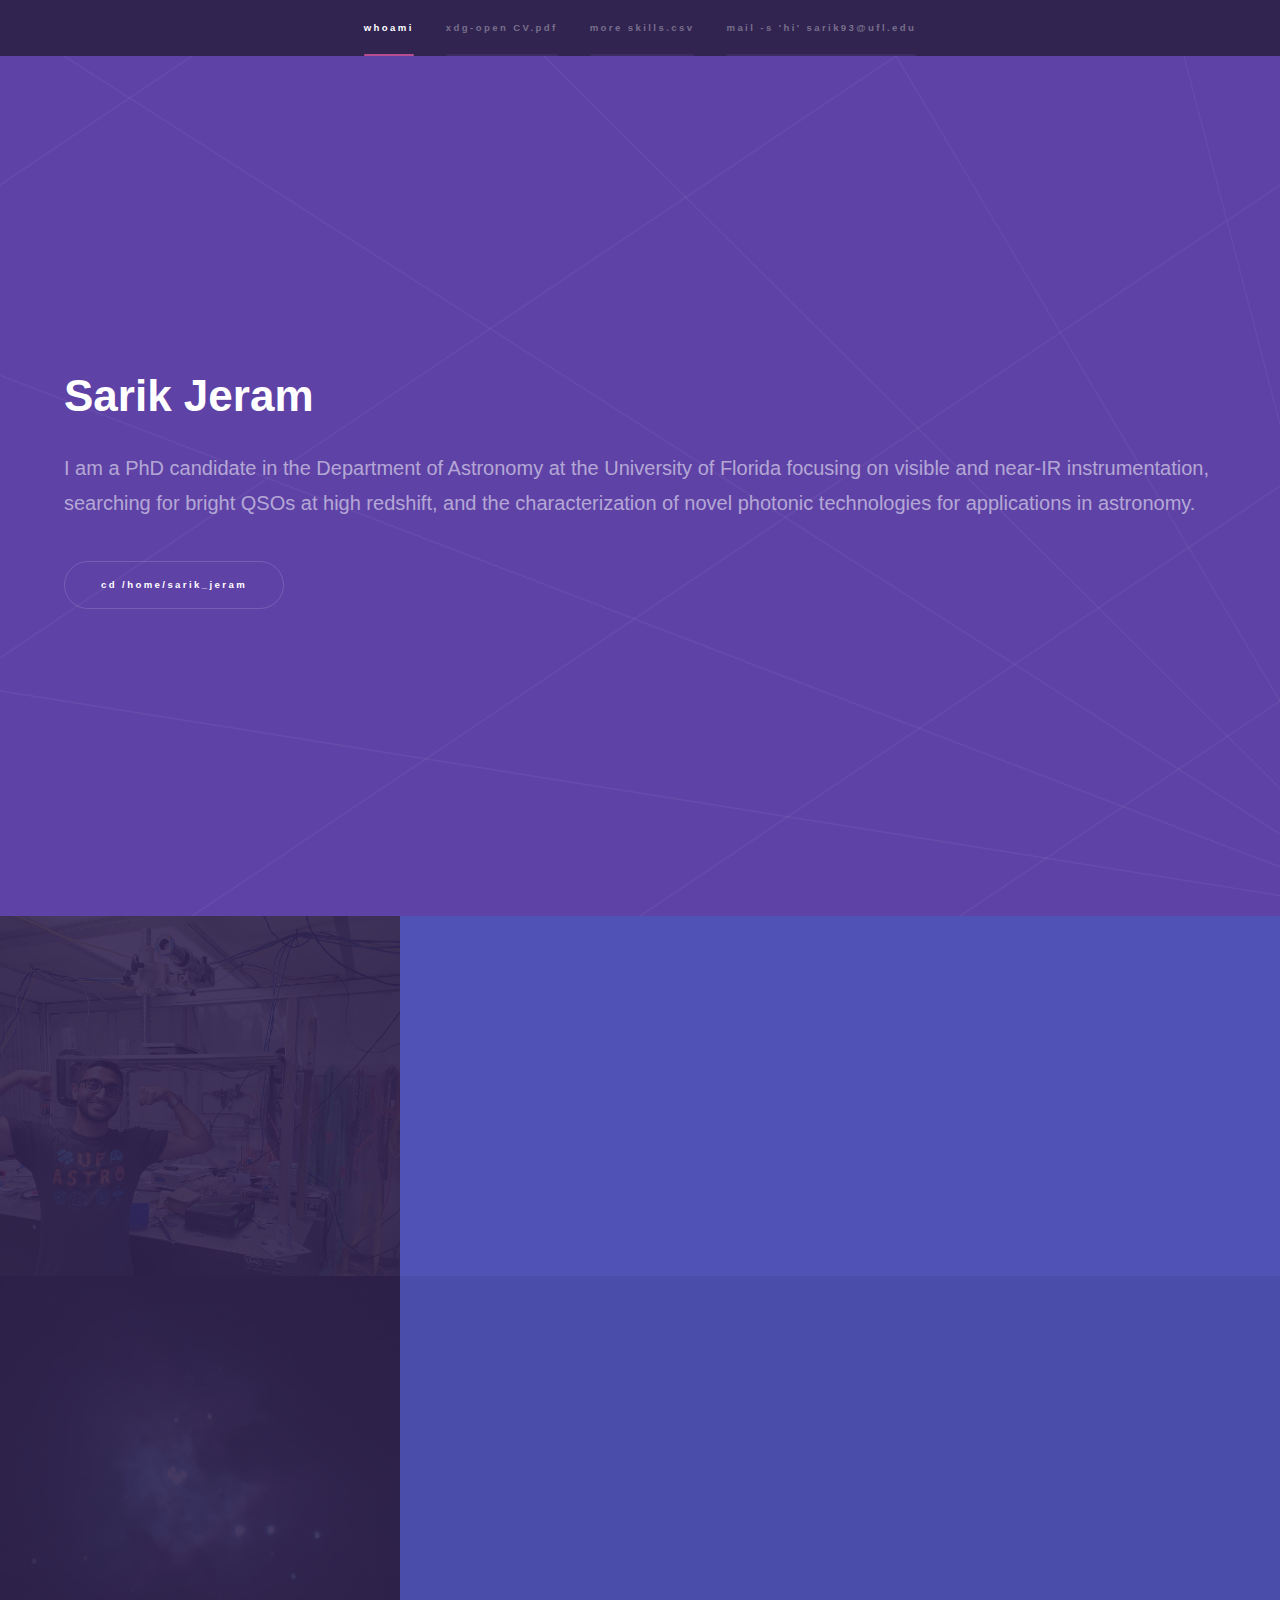
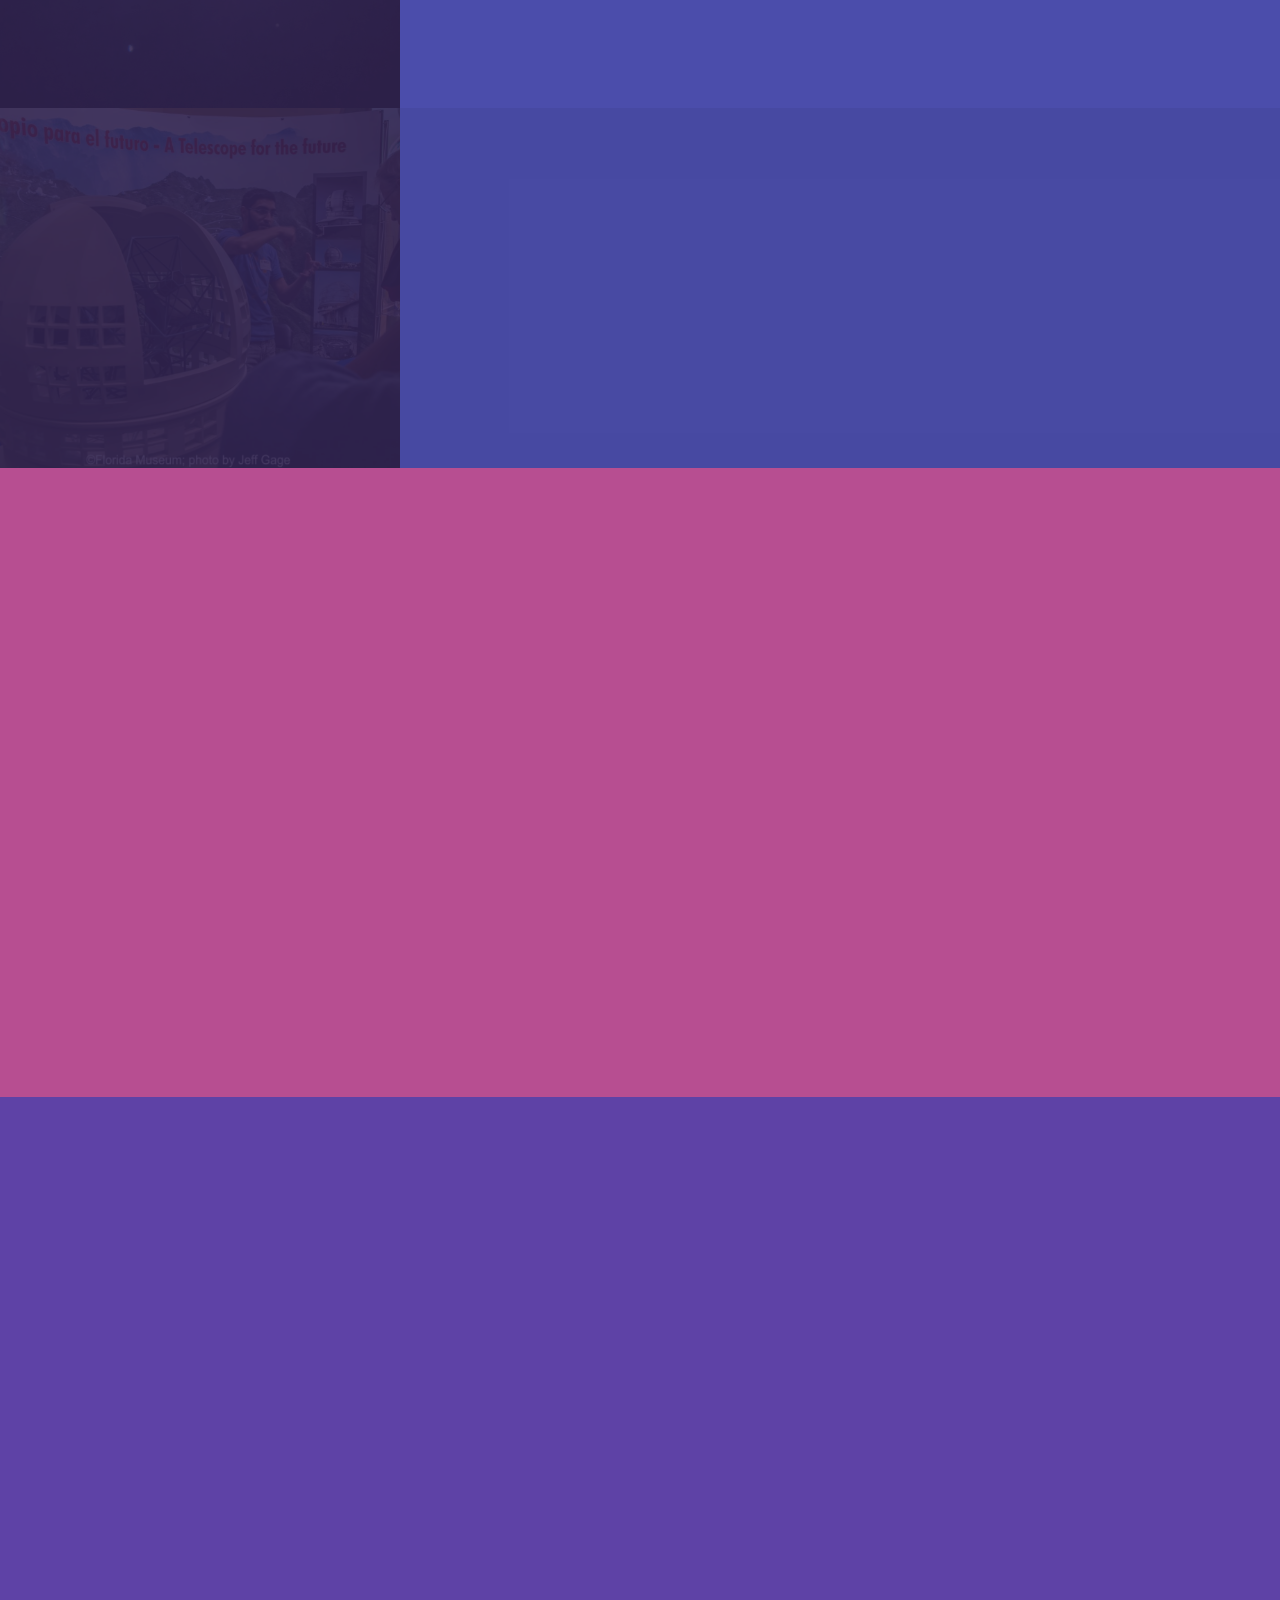
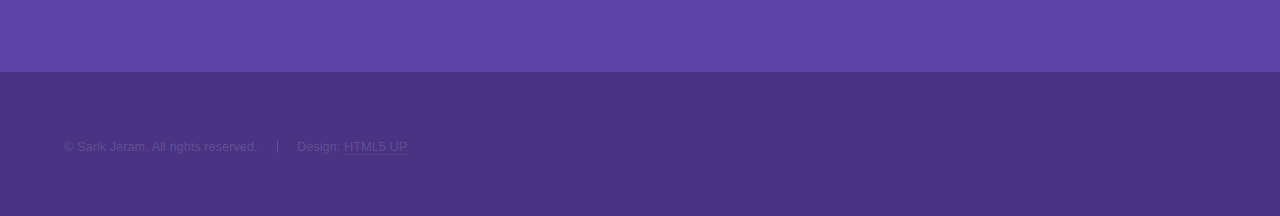
<file: index.html>
<!DOCTYPE HTML>
<!--
	Hyperspace by HTML5 UP
	html5up.net | @ajlkn
	Free for personal and commercial use under the CCA 3.0 license (html5up.net/license)
-->
<html>
	<head>
		<title>Sarik Jeram</title>
		<meta charset="utf-8" />
		<meta name="viewport" content="width=device-width, initial-scale=1, user-scalable=no" />
		<link rel="stylesheet" href="assets/css/main.css" />
		<noscript><link rel="stylesheet" href="assets/css/noscript.css" /></noscript>
	</head>
	<body class="is-preload">

		<!-- Sidebar -->
			<section id="sidebar">
				<div class="inner">
					<nav>
						<ul>
							<li><a href="#intro">whoami</a></li>
							<li><a href="#one">xdg-open CV.pdf</a></li>
							<li><a href="#two">more skills.csv</a></li>
							<li><a href="#three">mail -s 'hi' sarik93@ufl.edu</a></li>
						</ul>
					</nav>
				</div>
			</section>

		<!-- Wrapper -->
			<div id="wrapper">

				<!-- Intro -->
					<section id="intro" class="wrapper style1 fullscreen fade-up">
						<div class="inner">
							<h1>Sarik Jeram</h1>
							<p>I am a PhD candidate in the Department of Astronomy at the University of Florida focusing on visible and near-IR instrumentation, searching for bright QSOs at high redshift, and the characterization of novel photonic technologies for applications in astronomy.</p>
							<ul class="actions">
								<li><a href="#one" class="button scrolly">cd /home/sarik_jeram</a></li>
							</ul>
						</div>
					</section>

				<!-- One -->
					<section id="one" class="wrapper style2 spotlights">
						<section>
							<a href="#" class="image"><img src="images/flexing.jpg" alt="" data-position="center 15%"/></a>
							<div class="content">
								<div class="inner">
									<h2>Instrumentation</h2>
                                    <p>As part of my research, I work on various optomechanical aspects of the upcoming MIRADAS (Mid-resolution Infrared Astronomical Spectrograph) instrument with PI Prof. Stephen Eikenberry.</p>
									<ul class="actions">
										<li><a href="instrumentation.html" class="button">cat instrumentation.dat</a></li>
									</ul>
								</div>
							</div>
						</section>
						<section>
							<a href="#" class="image"><img src="images/orion_pixel.jpg" alt="" data-position="center center" /></a>
							<div class="content">
								<div class="inner">
									<h2>Observation</h2>
									<p>Another focus of my research is searching for bright, high redshift quasars that can be used to detect cosmological redshift drift by future facilities. As part of this work, I have used the Gran Telescopio Canarias and the Shane Telescope to perform spectroscopic follow-up on quasar candidates that were selected using Gaia and WISE photometry. In my most recent publication, we used Hubble to look for evidence of gravitational lensing in the brightest quasar identified in my sample so far.</p>
									<ul class="actions">
										<li><a href="generic.html" class="button">ds9 observation.fits</a></li>
									</ul>
								</div>
							</div>
						</section>
						<section>
							<a href="#" class="image"><img src="images/outreach.png" alt="" data-position="center center" /></a>
							<div class="content">
								<div class="inner">
									<h2>Outreach</h2>
									<p>Astronomy is an innately interesting field that captures the hearts and minds of many. Interacting with and sharing one's knowledge with the public is not just an exercise in scientific communication but is also a great way to inspire future generations of scientists.</p>
									<ul class="actions">
										<li><a href="generic.html" class="button">cat outreach.txt</a></li>
									</ul>
								</div>
							</div>
						</section>
					</section>

				<!-- Two -->
					<section id="two" class="wrapper style3 fade-up">
						<div class="inner">
							<h2>more skills.csv</h2>
							<div class="features">
								<section>
									<span class="icon solid major fa-code"></span>
									<h3><a href="https://github.com/sarikj93">https://github.com/sarikj93</a></h3>
									<p>Python (day-to-day); past experience with C/C++, Matlab, Fortran, and IDL</p>
								</section>
								<section>
									<span class="icon solid major fa-cog"></span>
									<h3>Engineering Skills</h3>
					                <p>SolidWorks, 3D printing, breadboarding, alignment of optical systems</p>
								</section>
								<section>
									<span class="icon solid major fa-desktop"></span>
									<h3>Computer Skills</h3>
                                    <p>*nix + relevant command lines, Bash, LaTeX, Windows</p>
								</section>
								<section>
									<span class="icon solid major fa-link"></span>
									<h3>Publications</h3>
									<p><a href="https://ui.adsabs.harvard.edu/search/filter_author_facet_hier_fq_author=AND&filter_author_facet_hier_fq_author=author_facet_hier%3A%220%2FJeram%2C%20S%22&filter_database_fq_database=AND&filter_database_fq_database=database%3A%22astronomy%22&fq=%7B!type%3Daqp%20v%3D%24fq_database%7D&fq=%7B!type%3Daqp%20v%3D%24fq_author%7D&fq_author=(author_facet_hier%3A%220%2FJeram%2C%20S%22)&fq_database=(database%3A%22astronomy%22)&p_=0&q=%20author%3A%22sarik%20jeram%22&sort=date%20desc%2C%20bibcode%20desc">NASA/ADS</p>
								</section>
							</div>
							<ul class="actions">
								<li><a href="generic.html" class="button">Learn more</a></li>
							</ul>
						</div>
					</section>

				<!-- Three -->
					<section id="three" class="wrapper style1 fade-up">
						<div class="inner">
							<h2>Get in touch</h2>
							<div class="split style1">
								<section>
									<form method="post" action="mailto:sarik93@ufl.edu">
										<div class="fields">
											<div class="field half">
												<label for="name">Name</label>
												<input type="text" name="name" id="name" />
											</div>
											<div class="field half">
												<label for="email">Email</label>
												<input type="text" name="email" id="email" />
											</div>
											<div class="field">
												<label for="message">Message</label>
												<textarea name="message" id="message" rows="5"></textarea>
											</div>
										</div>
										<ul class="actions">
											<li><a href="" class="button submit">Send Message</a></li>
										</ul>
									</form>
								</section>
								<section>
									<ul class="contact">
										<li>
											<h3>Address</h3>
											<span>Office 401</br>Bryant Space Science Center</br>Gainesville, FL, 32601, USA</span>
										</li>
										<li>
											<h3>Email</h3>
											<a href="#">sarik93@ufl.edu</a>
										</li>
										<!--<li>
											<h3>Phone</h3>
											<span>(000) 000-0000</span>
										</li>-->
										<li>
											<h3>Social</h3>
											<ul class="icons">
												<li><a href="https://twitter.com/sarikj93" class="icon brands fa-twitter"><span class="label">Twitter</span></a></li>
												<!--<li><a href="#" class="icon brands fa-instagram"><span class="label">Instagram</span></a></li>
												<li><a href="#" class="icon brands fa-facebook-f"><span class="label">Facebook</span></a></li>-->
												<li><a href="https://github.com/sarikj93" class="icon brands fa-github"><span class="label">GitHub</span></a></li>
												<li><a href="https://www.linkedin.com/in/sarik-jeram-671296195" class="icon brands fa-linkedin-in"><span class="label">LinkedIn</span></a></li>
											</ul>
										</li>
									</ul>
								</section>
							</div>
						</div>
					</section>

			</div>

		<!-- Footer -->
			<footer id="footer" class="wrapper style1-alt">
				<div class="inner">
					<ul class="menu">
						<li>&copy; Sarik Jeram. All rights reserved.</li><li>Design: <a href="http://html5up.net">HTML5 UP</a></li>
					</ul>
				</div>
			</footer>

		<!-- Scripts -->
			<script src="assets/js/jquery.min.js"></script>
			<script src="assets/js/jquery.scrollex.min.js"></script>
			<script src="assets/js/jquery.scrolly.min.js"></script>
			<script src="assets/js/browser.min.js"></script>
			<script src="assets/js/breakpoints.min.js"></script>
			<script src="assets/js/util.js"></script>
			<script src="assets/js/main.js"></script>

	</body>
</html>
</file>
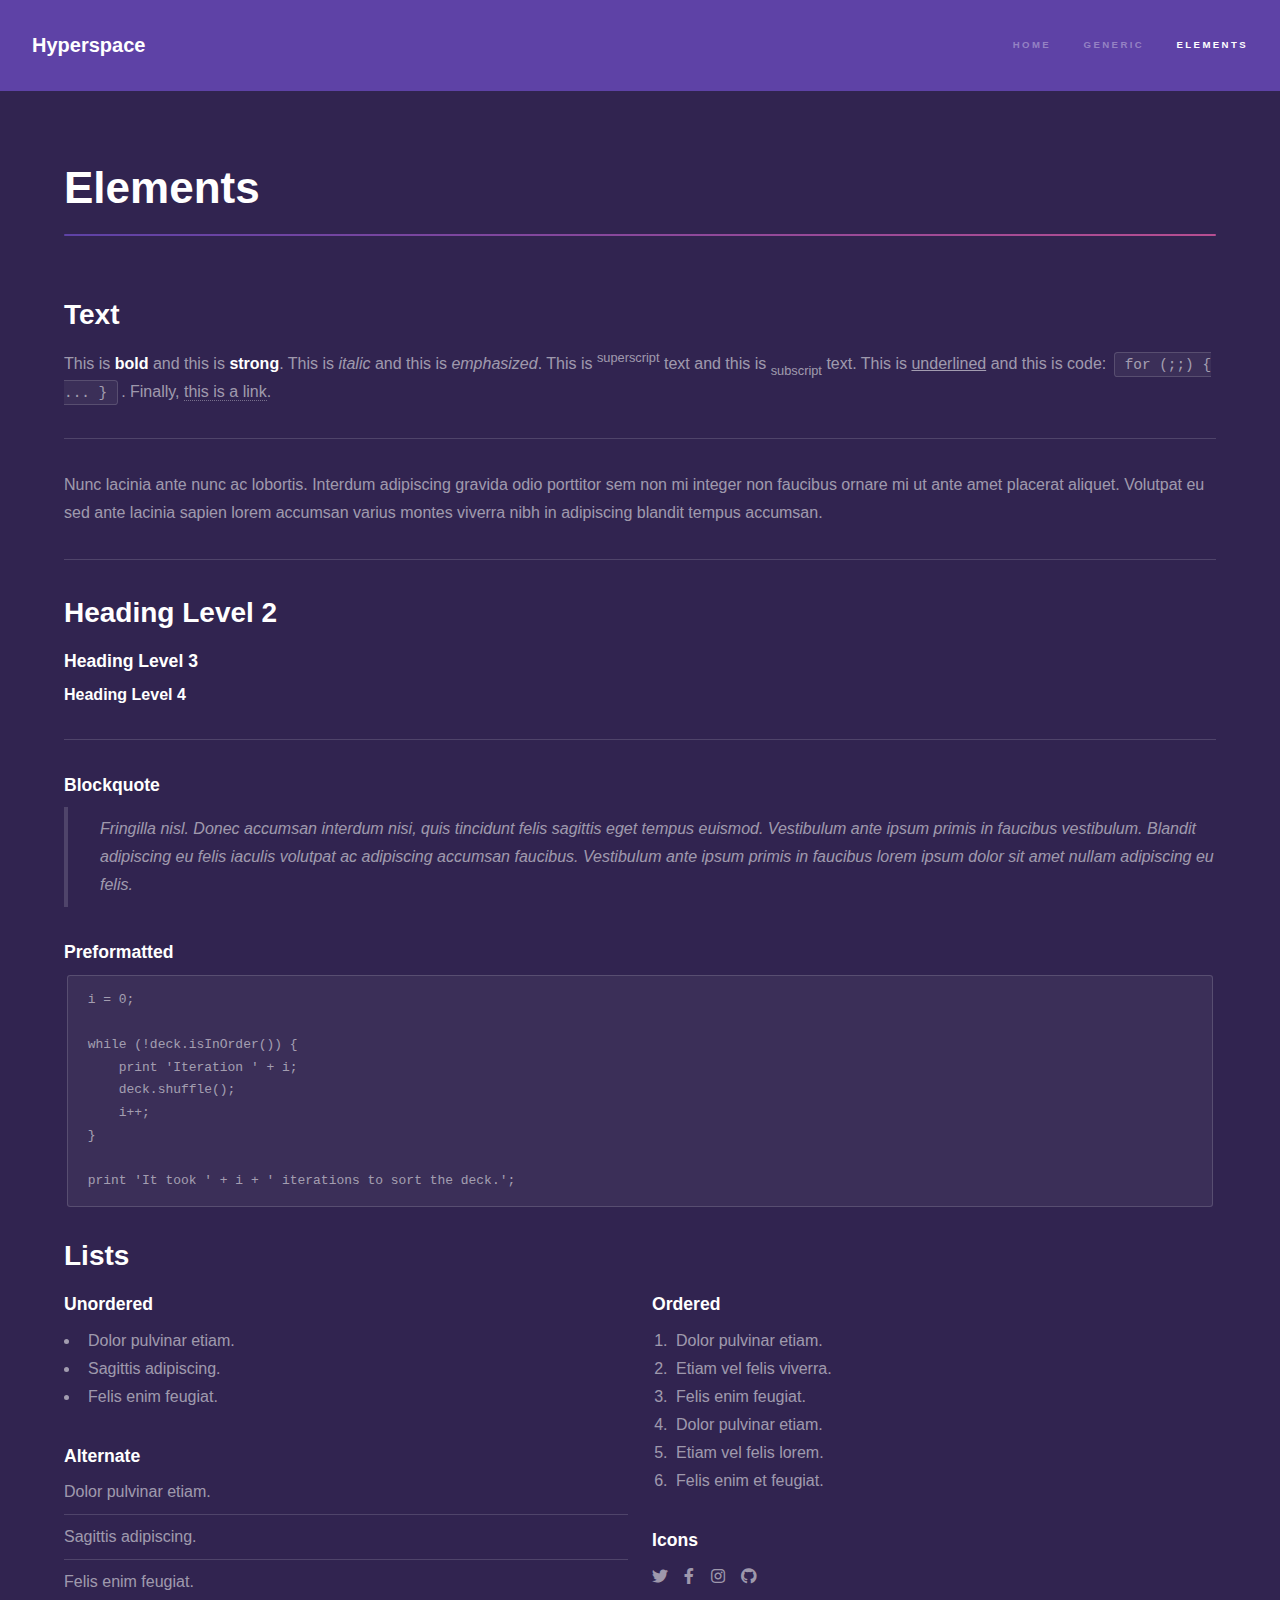
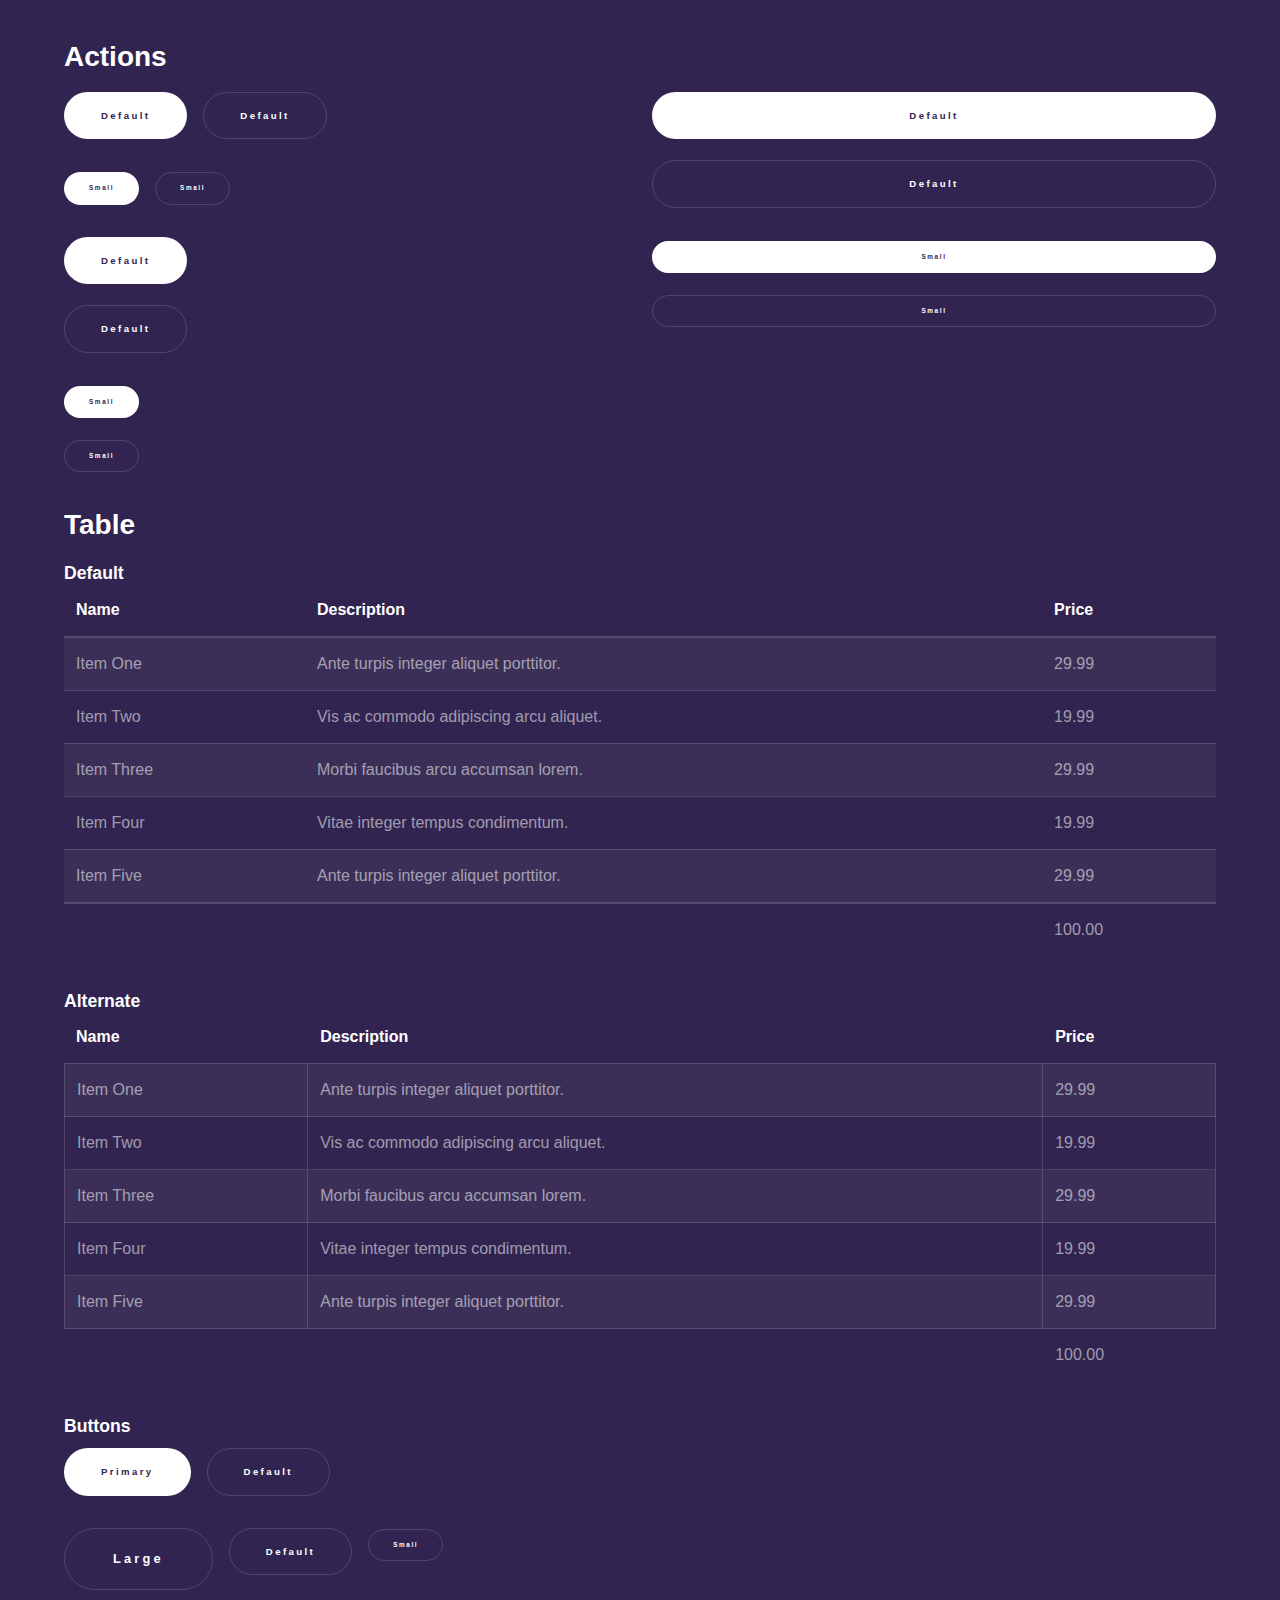
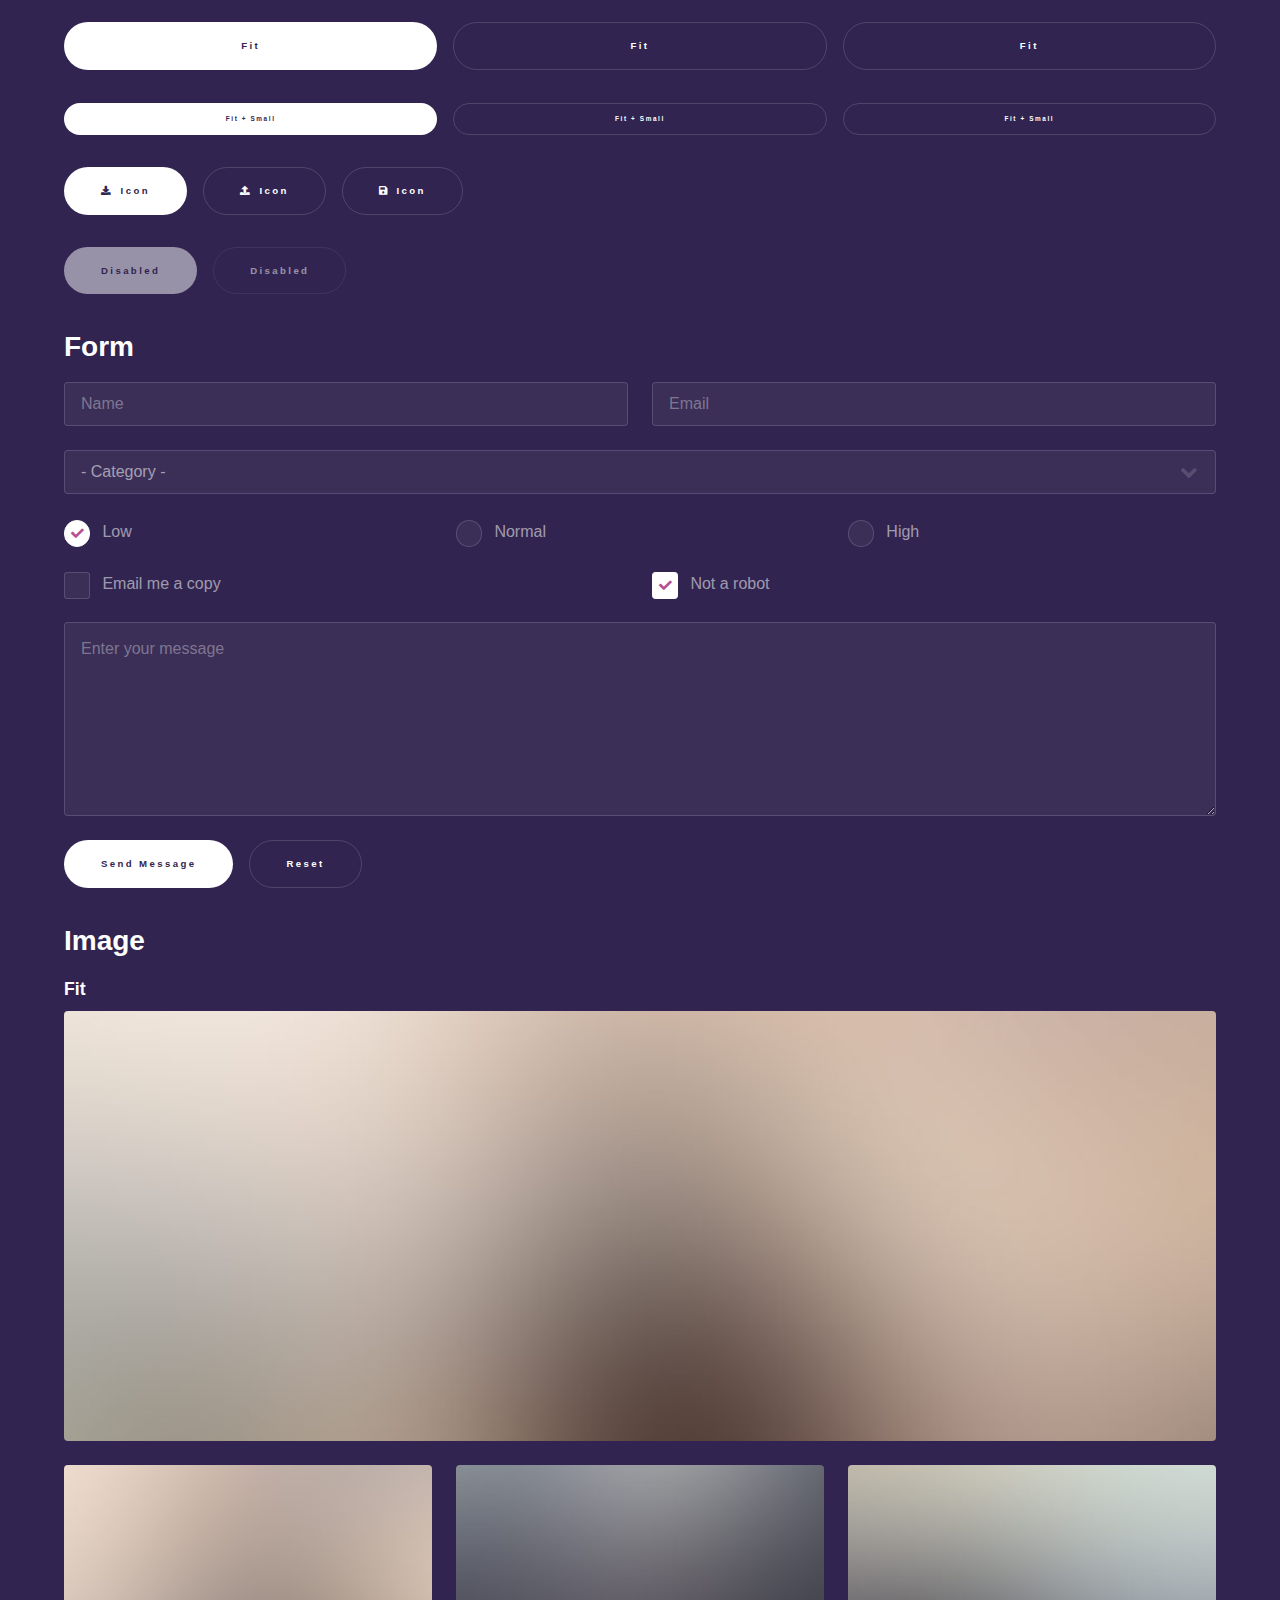
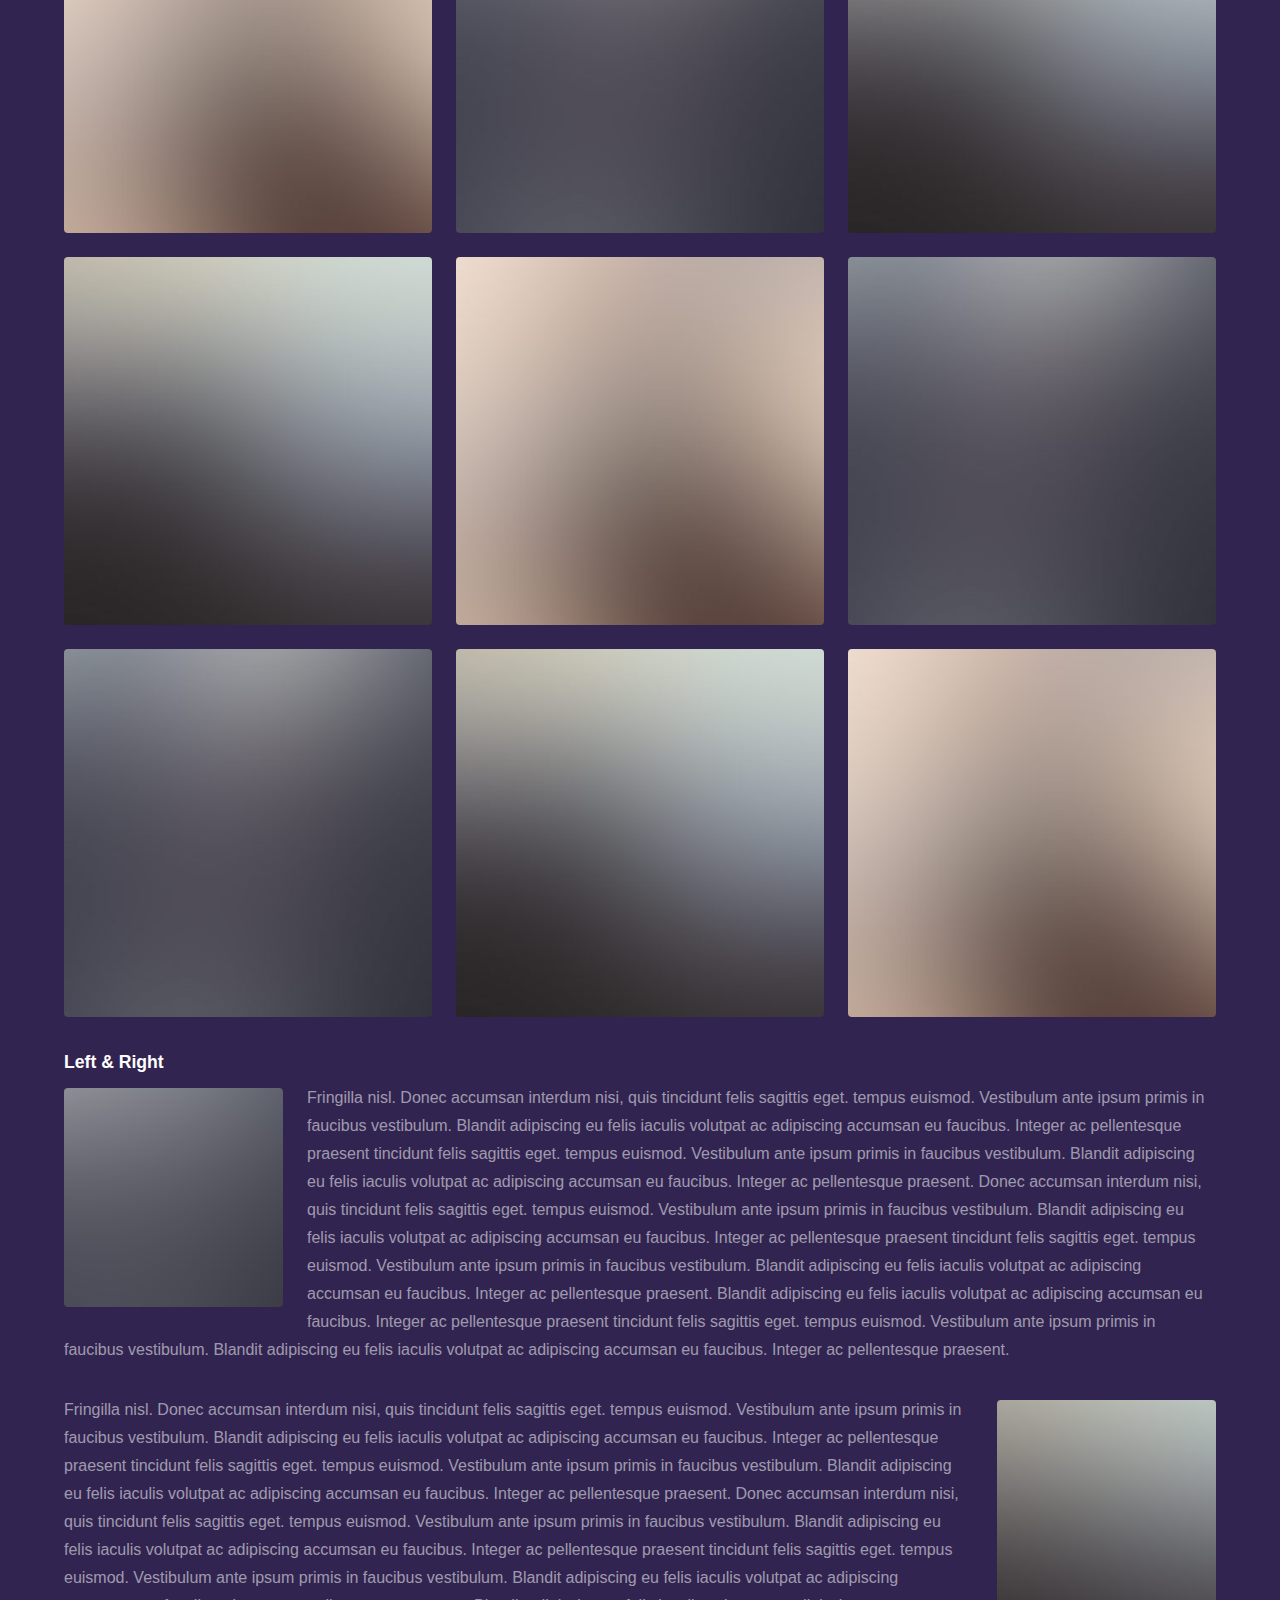
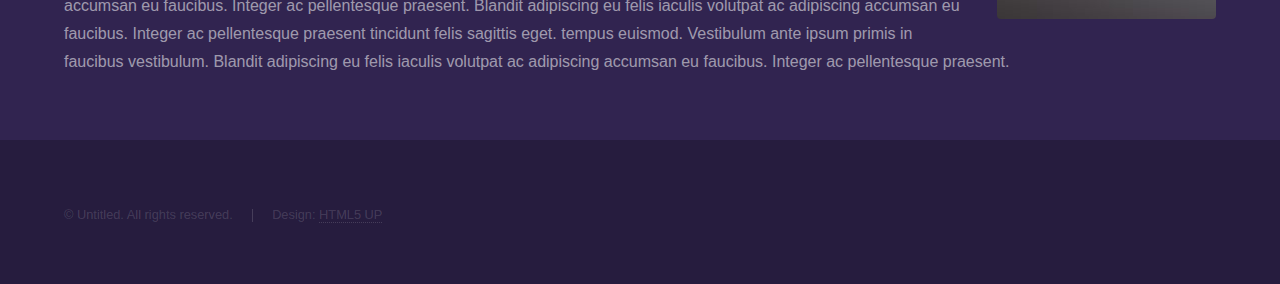
<file: elements.html>
<!DOCTYPE HTML>
<!--
	Hyperspace by HTML5 UP
	html5up.net | @ajlkn
	Free for personal and commercial use under the CCA 3.0 license (html5up.net/license)
-->
<html>
	<head>
		<title>Elements - Hyperspace by HTML5 UP</title>
		<meta charset="utf-8" />
		<meta name="viewport" content="width=device-width, initial-scale=1, user-scalable=no" />
		<link rel="stylesheet" href="assets/css/main.css" />
		<noscript><link rel="stylesheet" href="assets/css/noscript.css" /></noscript>
	</head>
	<body class="is-preload">

		<!-- Header -->
			<header id="header">
				<a href="index.html" class="title">Hyperspace</a>
				<nav>
					<ul>
						<li><a href="index.html">Home</a></li>
						<li><a href="generic.html">Generic</a></li>
						<li><a href="elements.html"  class="active">Elements</a></li>
					</ul>
				</nav>
			</header>

		<!-- Wrapper -->
			<div id="wrapper">

				<!-- Main -->
					<section id="main" class="wrapper">
						<div class="inner">
							<h1 class="major">Elements</h1>

							<!-- Text -->
								<section>
									<h2>Text</h2>
									<p>This is <b>bold</b> and this is <strong>strong</strong>. This is <i>italic</i> and this is <em>emphasized</em>.
									This is <sup>superscript</sup> text and this is <sub>subscript</sub> text.
									This is <u>underlined</u> and this is code: <code>for (;;) { ... }</code>. Finally, <a href="#">this is a link</a>.</p>
									<hr />
									<p>Nunc lacinia ante nunc ac lobortis. Interdum adipiscing gravida odio porttitor sem non mi integer non faucibus ornare mi ut ante amet placerat aliquet. Volutpat eu sed ante lacinia sapien lorem accumsan varius montes viverra nibh in adipiscing blandit tempus accumsan.</p>
									<hr />
									<h2>Heading Level 2</h2>
									<h3>Heading Level 3</h3>
									<h4>Heading Level 4</h4>
									<hr />
									<h3>Blockquote</h3>
									<blockquote>Fringilla nisl. Donec accumsan interdum nisi, quis tincidunt felis sagittis eget tempus euismod. Vestibulum ante ipsum primis in faucibus vestibulum. Blandit adipiscing eu felis iaculis volutpat ac adipiscing accumsan faucibus. Vestibulum ante ipsum primis in faucibus lorem ipsum dolor sit amet nullam adipiscing eu felis.</blockquote>
									<h3>Preformatted</h3>
									<pre><code>i = 0;

while (!deck.isInOrder()) {
    print 'Iteration ' + i;
    deck.shuffle();
    i++;
}

print 'It took ' + i + ' iterations to sort the deck.';</code></pre>
								</section>

							<!-- Lists -->
								<section>
									<h2>Lists</h2>
									<div class="row">
										<div class="col-6 col-12-medium">
											<h3>Unordered</h3>
											<ul>
												<li>Dolor pulvinar etiam.</li>
												<li>Sagittis adipiscing.</li>
												<li>Felis enim feugiat.</li>
											</ul>
											<h3>Alternate</h3>
											<ul class="alt">
												<li>Dolor pulvinar etiam.</li>
												<li>Sagittis adipiscing.</li>
												<li>Felis enim feugiat.</li>
											</ul>
										</div>
										<div class="col-6 col-12-medium">
											<h3>Ordered</h3>
											<ol>
												<li>Dolor pulvinar etiam.</li>
												<li>Etiam vel felis viverra.</li>
												<li>Felis enim feugiat.</li>
												<li>Dolor pulvinar etiam.</li>
												<li>Etiam vel felis lorem.</li>
												<li>Felis enim et feugiat.</li>
											</ol>
											<h3>Icons</h3>
											<ul class="icons">
												<li><a href="#" class="icon brands fa-twitter"><span class="label">Twitter</span></a></li>
												<li><a href="#" class="icon brands fa-facebook-f"><span class="label">Facebook</span></a></li>
												<li><a href="#" class="icon brands fa-instagram"><span class="label">Instagram</span></a></li>
												<li><a href="#" class="icon brands fa-github"><span class="label">Github</span></a></li>
											</ul>
										</div>
									</div>
									<h2>Actions</h2>
									<div class="row">
										<div class="col-6 col-12-medium">
											<ul class="actions">
												<li><a href="#" class="button primary">Default</a></li>
												<li><a href="#" class="button">Default</a></li>
											</ul>
											<ul class="actions small">
												<li><a href="#" class="button primary small">Small</a></li>
												<li><a href="#" class="button small">Small</a></li>
											</ul>
											<ul class="actions stacked">
												<li><a href="#" class="button primary">Default</a></li>
												<li><a href="#" class="button">Default</a></li>
											</ul>
											<ul class="actions stacked">
												<li><a href="#" class="button primary small">Small</a></li>
												<li><a href="#" class="button small">Small</a></li>
											</ul>
										</div>
										<div class="col-6 col-12-medium">
											<ul class="actions stacked">
												<li><a href="#" class="button primary fit">Default</a></li>
												<li><a href="#" class="button fit">Default</a></li>
											</ul>
											<ul class="actions stacked">
												<li><a href="#" class="button primary small fit">Small</a></li>
												<li><a href="#" class="button small fit">Small</a></li>
											</ul>
										</div>
									</div>
								</section>

							<!-- Table -->
								<section>
									<h2>Table</h2>
									<h3>Default</h3>
									<div class="table-wrapper">
										<table>
											<thead>
												<tr>
													<th>Name</th>
													<th>Description</th>
													<th>Price</th>
												</tr>
											</thead>
											<tbody>
												<tr>
													<td>Item One</td>
													<td>Ante turpis integer aliquet porttitor.</td>
													<td>29.99</td>
												</tr>
												<tr>
													<td>Item Two</td>
													<td>Vis ac commodo adipiscing arcu aliquet.</td>
													<td>19.99</td>
												</tr>
												<tr>
													<td>Item Three</td>
													<td> Morbi faucibus arcu accumsan lorem.</td>
													<td>29.99</td>
												</tr>
												<tr>
													<td>Item Four</td>
													<td>Vitae integer tempus condimentum.</td>
													<td>19.99</td>
												</tr>
												<tr>
													<td>Item Five</td>
													<td>Ante turpis integer aliquet porttitor.</td>
													<td>29.99</td>
												</tr>
											</tbody>
											<tfoot>
												<tr>
													<td colspan="2"></td>
													<td>100.00</td>
												</tr>
											</tfoot>
										</table>
									</div>

									<h3>Alternate</h3>
									<div class="table-wrapper">
										<table class="alt">
											<thead>
												<tr>
													<th>Name</th>
													<th>Description</th>
													<th>Price</th>
												</tr>
											</thead>
											<tbody>
												<tr>
													<td>Item One</td>
													<td>Ante turpis integer aliquet porttitor.</td>
													<td>29.99</td>
												</tr>
												<tr>
													<td>Item Two</td>
													<td>Vis ac commodo adipiscing arcu aliquet.</td>
													<td>19.99</td>
												</tr>
												<tr>
													<td>Item Three</td>
													<td> Morbi faucibus arcu accumsan lorem.</td>
													<td>29.99</td>
												</tr>
												<tr>
													<td>Item Four</td>
													<td>Vitae integer tempus condimentum.</td>
													<td>19.99</td>
												</tr>
												<tr>
													<td>Item Five</td>
													<td>Ante turpis integer aliquet porttitor.</td>
													<td>29.99</td>
												</tr>
											</tbody>
											<tfoot>
												<tr>
													<td colspan="2"></td>
													<td>100.00</td>
												</tr>
											</tfoot>
										</table>
									</div>
								</section>

							<!-- Buttons -->
								<section>
									<h3>Buttons</h3>
									<ul class="actions">
										<li><a href="#" class="button primary">Primary</a></li>
										<li><a href="#" class="button">Default</a></li>
									</ul>
									<ul class="actions">
										<li><a href="#" class="button large">Large</a></li>
										<li><a href="#" class="button">Default</a></li>
										<li><a href="#" class="button small">Small</a></li>
									</ul>
									<ul class="actions fit">
										<li><a href="#" class="button primary fit">Fit</a></li>
										<li><a href="#" class="button fit">Fit</a></li>
										<li><a href="#" class="button fit">Fit</a></li>
									</ul>
									<ul class="actions fit small">
										<li><a href="#" class="button primary fit small">Fit + Small</a></li>
										<li><a href="#" class="button fit small">Fit + Small</a></li>
										<li><a href="#" class="button fit small">Fit + Small</a></li>
									</ul>
									<ul class="actions">
										<li><a href="#" class="button primary icon solid fa-download">Icon</a></li>
										<li><a href="#" class="button icon solid fa-upload">Icon</a></li>
										<li><a href="#" class="button icon solid fa-save">Icon</a></li>
									</ul>
									<ul class="actions">
										<li><span class="button primary disabled">Disabled</span></li>
										<li><span class="button disabled">Disabled</span></li>
									</ul>
								</section>

							<!-- Form -->
								<section>
									<h2>Form</h2>
									<form method="post" action="#">
										<div class="row gtr-uniform">
											<div class="col-6 col-12-xsmall">
												<input type="text" name="demo-name" id="demo-name" value="" placeholder="Name" />
											</div>
											<div class="col-6 col-12-xsmall">
												<input type="email" name="demo-email" id="demo-email" value="" placeholder="Email" />
											</div>
											<div class="col-12">
												<select name="demo-category" id="demo-category">
													<option value="">- Category -</option>
													<option value="1">Manufacturing</option>
													<option value="1">Shipping</option>
													<option value="1">Administration</option>
													<option value="1">Human Resources</option>
												</select>
											</div>
											<div class="col-4 col-12-small">
												<input type="radio" id="demo-priority-low" name="demo-priority" checked>
												<label for="demo-priority-low">Low</label>
											</div>
											<div class="col-4 col-12-small">
												<input type="radio" id="demo-priority-normal" name="demo-priority">
												<label for="demo-priority-normal">Normal</label>
											</div>
											<div class="col-4 col-12-small">
												<input type="radio" id="demo-priority-high" name="demo-priority">
												<label for="demo-priority-high">High</label>
											</div>
											<div class="col-6 col-12-small">
												<input type="checkbox" id="demo-copy" name="demo-copy">
												<label for="demo-copy">Email me a copy</label>
											</div>
											<div class="col-6 col-12-small">
												<input type="checkbox" id="demo-human" name="demo-human" checked>
												<label for="demo-human">Not a robot</label>
											</div>
											<div class="col-12">
												<textarea name="demo-message" id="demo-message" placeholder="Enter your message" rows="6"></textarea>
											</div>
											<div class="col-12">
												<ul class="actions">
													<li><input type="submit" value="Send Message" class="primary" /></li>
													<li><input type="reset" value="Reset" /></li>
												</ul>
											</div>
										</div>
									</form>
								</section>

							<!-- Image -->
								<section>
									<h2>Image</h2>
									<h3>Fit</h3>
									<div class="box alt">
										<div class="row gtr-uniform">
											<div class="col-12"><span class="image fit"><img src="images/pic04.jpg" alt="" /></span></div>
											<div class="col-4"><span class="image fit"><img src="images/pic01.jpg" alt="" /></span></div>
											<div class="col-4"><span class="image fit"><img src="images/pic02.jpg" alt="" /></span></div>
											<div class="col-4"><span class="image fit"><img src="images/pic03.jpg" alt="" /></span></div>
											<div class="col-4"><span class="image fit"><img src="images/pic03.jpg" alt="" /></span></div>
											<div class="col-4"><span class="image fit"><img src="images/pic01.jpg" alt="" /></span></div>
											<div class="col-4"><span class="image fit"><img src="images/pic02.jpg" alt="" /></span></div>
											<div class="col-4"><span class="image fit"><img src="images/pic02.jpg" alt="" /></span></div>
											<div class="col-4"><span class="image fit"><img src="images/pic03.jpg" alt="" /></span></div>
											<div class="col-4"><span class="image fit"><img src="images/pic01.jpg" alt="" /></span></div>
										</div>
									</div>
									<h3>Left &amp; Right</h3>
									<p><span class="image left"><img src="images/pic05.jpg" alt="" /></span>Fringilla nisl. Donec accumsan interdum nisi, quis tincidunt felis sagittis eget. tempus euismod. Vestibulum ante ipsum primis in faucibus vestibulum. Blandit adipiscing eu felis iaculis volutpat ac adipiscing accumsan eu faucibus. Integer ac pellentesque praesent tincidunt felis sagittis eget. tempus euismod. Vestibulum ante ipsum primis in faucibus vestibulum. Blandit adipiscing eu felis iaculis volutpat ac adipiscing accumsan eu faucibus. Integer ac pellentesque praesent. Donec accumsan interdum nisi, quis tincidunt felis sagittis eget. tempus euismod. Vestibulum ante ipsum primis in faucibus vestibulum. Blandit adipiscing eu felis iaculis volutpat ac adipiscing accumsan eu faucibus. Integer ac pellentesque praesent tincidunt felis sagittis eget. tempus euismod. Vestibulum ante ipsum primis in faucibus vestibulum. Blandit adipiscing eu felis iaculis volutpat ac adipiscing accumsan eu faucibus. Integer ac pellentesque praesent. Blandit adipiscing eu felis iaculis volutpat ac adipiscing accumsan eu faucibus. Integer ac pellentesque praesent tincidunt felis sagittis eget. tempus euismod. Vestibulum ante ipsum primis in faucibus vestibulum. Blandit adipiscing eu felis iaculis volutpat ac adipiscing accumsan eu faucibus. Integer ac pellentesque praesent.</p>
									<p><span class="image right"><img src="images/pic06.jpg" alt="" /></span>Fringilla nisl. Donec accumsan interdum nisi, quis tincidunt felis sagittis eget. tempus euismod. Vestibulum ante ipsum primis in faucibus vestibulum. Blandit adipiscing eu felis iaculis volutpat ac adipiscing accumsan eu faucibus. Integer ac pellentesque praesent tincidunt felis sagittis eget. tempus euismod. Vestibulum ante ipsum primis in faucibus vestibulum. Blandit adipiscing eu felis iaculis volutpat ac adipiscing accumsan eu faucibus. Integer ac pellentesque praesent. Donec accumsan interdum nisi, quis tincidunt felis sagittis eget. tempus euismod. Vestibulum ante ipsum primis in faucibus vestibulum. Blandit adipiscing eu felis iaculis volutpat ac adipiscing accumsan eu faucibus. Integer ac pellentesque praesent tincidunt felis sagittis eget. tempus euismod. Vestibulum ante ipsum primis in faucibus vestibulum. Blandit adipiscing eu felis iaculis volutpat ac adipiscing accumsan eu faucibus. Integer ac pellentesque praesent. Blandit adipiscing eu felis iaculis volutpat ac adipiscing accumsan eu faucibus. Integer ac pellentesque praesent tincidunt felis sagittis eget. tempus euismod. Vestibulum ante ipsum primis in faucibus vestibulum. Blandit adipiscing eu felis iaculis volutpat ac adipiscing accumsan eu faucibus. Integer ac pellentesque praesent.</p>
								</section>

						</div>
					</section>

			</div>

		<!-- Footer -->
			<footer id="footer" class="wrapper alt">
				<div class="inner">
					<ul class="menu">
						<li>&copy; Untitled. All rights reserved.</li><li>Design: <a href="http://html5up.net">HTML5 UP</a></li>
					</ul>
				</div>
			</footer>

		<!-- Scripts -->
			<script src="assets/js/jquery.min.js"></script>
			<script src="assets/js/jquery.scrollex.min.js"></script>
			<script src="assets/js/jquery.scrolly.min.js"></script>
			<script src="assets/js/browser.min.js"></script>
			<script src="assets/js/breakpoints.min.js"></script>
			<script src="assets/js/util.js"></script>
			<script src="assets/js/main.js"></script>

	</body>
</html>
</file>
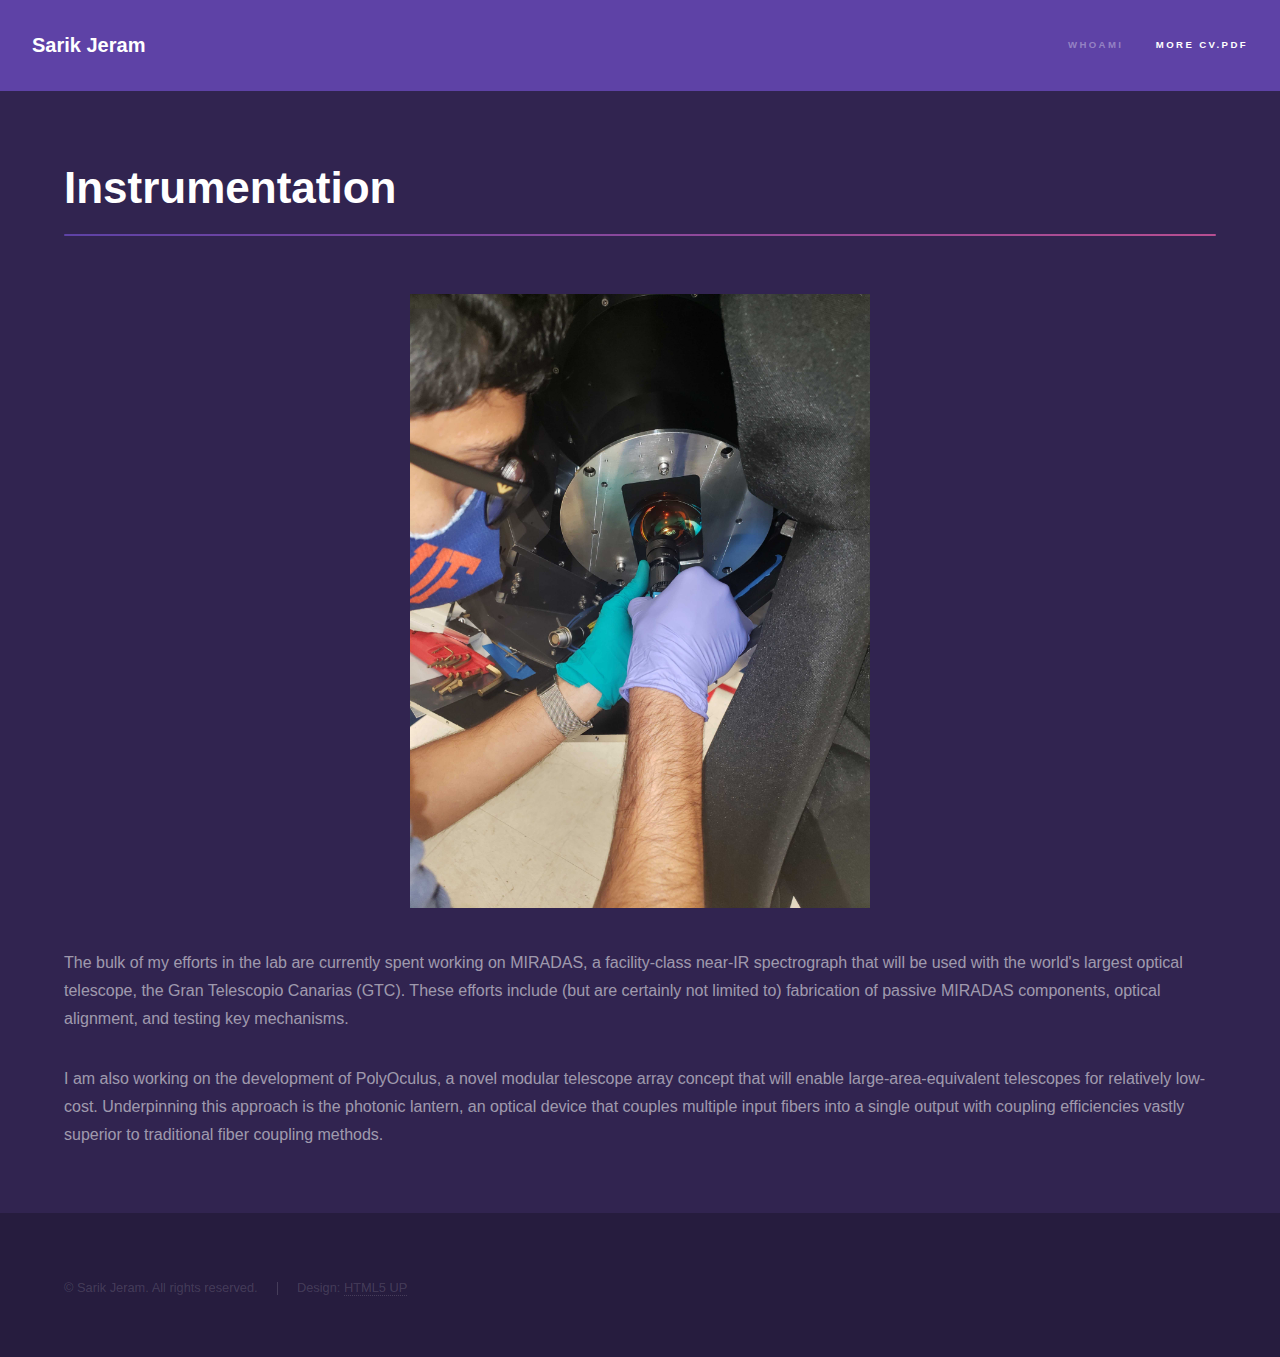
<file: instrumentation.html>
<!DOCTYPE HTML>
<!--
	Hyperspace by HTML5 UP
	html5up.net | @ajlkn
	Free for personal and commercial use under the CCA 3.0 license (html5up.net/license)
-->
<html>
	<head>
		<title>Sarik Jeram</title>
		<meta charset="utf-8" />
		<meta name="viewport" content="width=device-width, initial-scale=1, user-scalable=no" />
		<link rel="stylesheet" href="assets/css/main.css" />
		<noscript><link rel="stylesheet" href="assets/css/noscript.css" /></noscript>
	</head>
	<body class="is-preload">

		<!-- Header -->
			<header id="header">
				<a href="index.html" class="title">Sarik Jeram</a>
				<nav>
					<ul>
						<li><a href="index.html">whoami</a></li>
						<li><a href="generic.html" class="active">more CV.pdf</a></li>
					</ul>
				</nav>
			</header>

		<!-- Wrapper -->
			<div id="wrapper">

				<!-- Main -->
					<section id="main" class="wrapper">
						<div class="inner">
                            <h1 class="major">Instrumentation</h1>
                            <p style="text-align:center;"><img src="images/bluebox_align.jpg" alt="" width="40%" height="40%"></p>
							<p>The bulk of my efforts in the lab are currently spent working on MIRADAS, a facility-class near-IR spectrograph that will be used with the world's largest optical telescope, the Gran Telescopio Canarias (GTC). These efforts include (but are certainly not limited to) fabrication of passive MIRADAS components, optical alignment, and testing key mechanisms.</p>
                            <p>I am also working on the development of PolyOculus, a novel modular telescope array concept that will enable large-area-equivalent telescopes for relatively low-cost. Underpinning this approach is the photonic lantern, an optical device that couples multiple input fibers into a single output with coupling efficiencies vastly superior to traditional fiber coupling methods.</p>
						</div>
					</section>

			</div>

		<!-- Footer -->
			<footer id="footer" class="wrapper alt">
				<div class="inner">
					<ul class="menu">
						<li>&copy; Sarik Jeram. All rights reserved.</li><li>Design: <a href="http://html5up.net">HTML5 UP</a></li>
					</ul>
				</div>
			</footer>

		<!-- Scripts -->
			<script src="assets/js/jquery.min.js"></script>
			<script src="assets/js/jquery.scrollex.min.js"></script>
			<script src="assets/js/jquery.scrolly.min.js"></script>
			<script src="assets/js/browser.min.js"></script>
			<script src="assets/js/breakpoints.min.js"></script>
			<script src="assets/js/util.js"></script>
			<script src="assets/js/main.js"></script>

	</body>
</html>
</file>
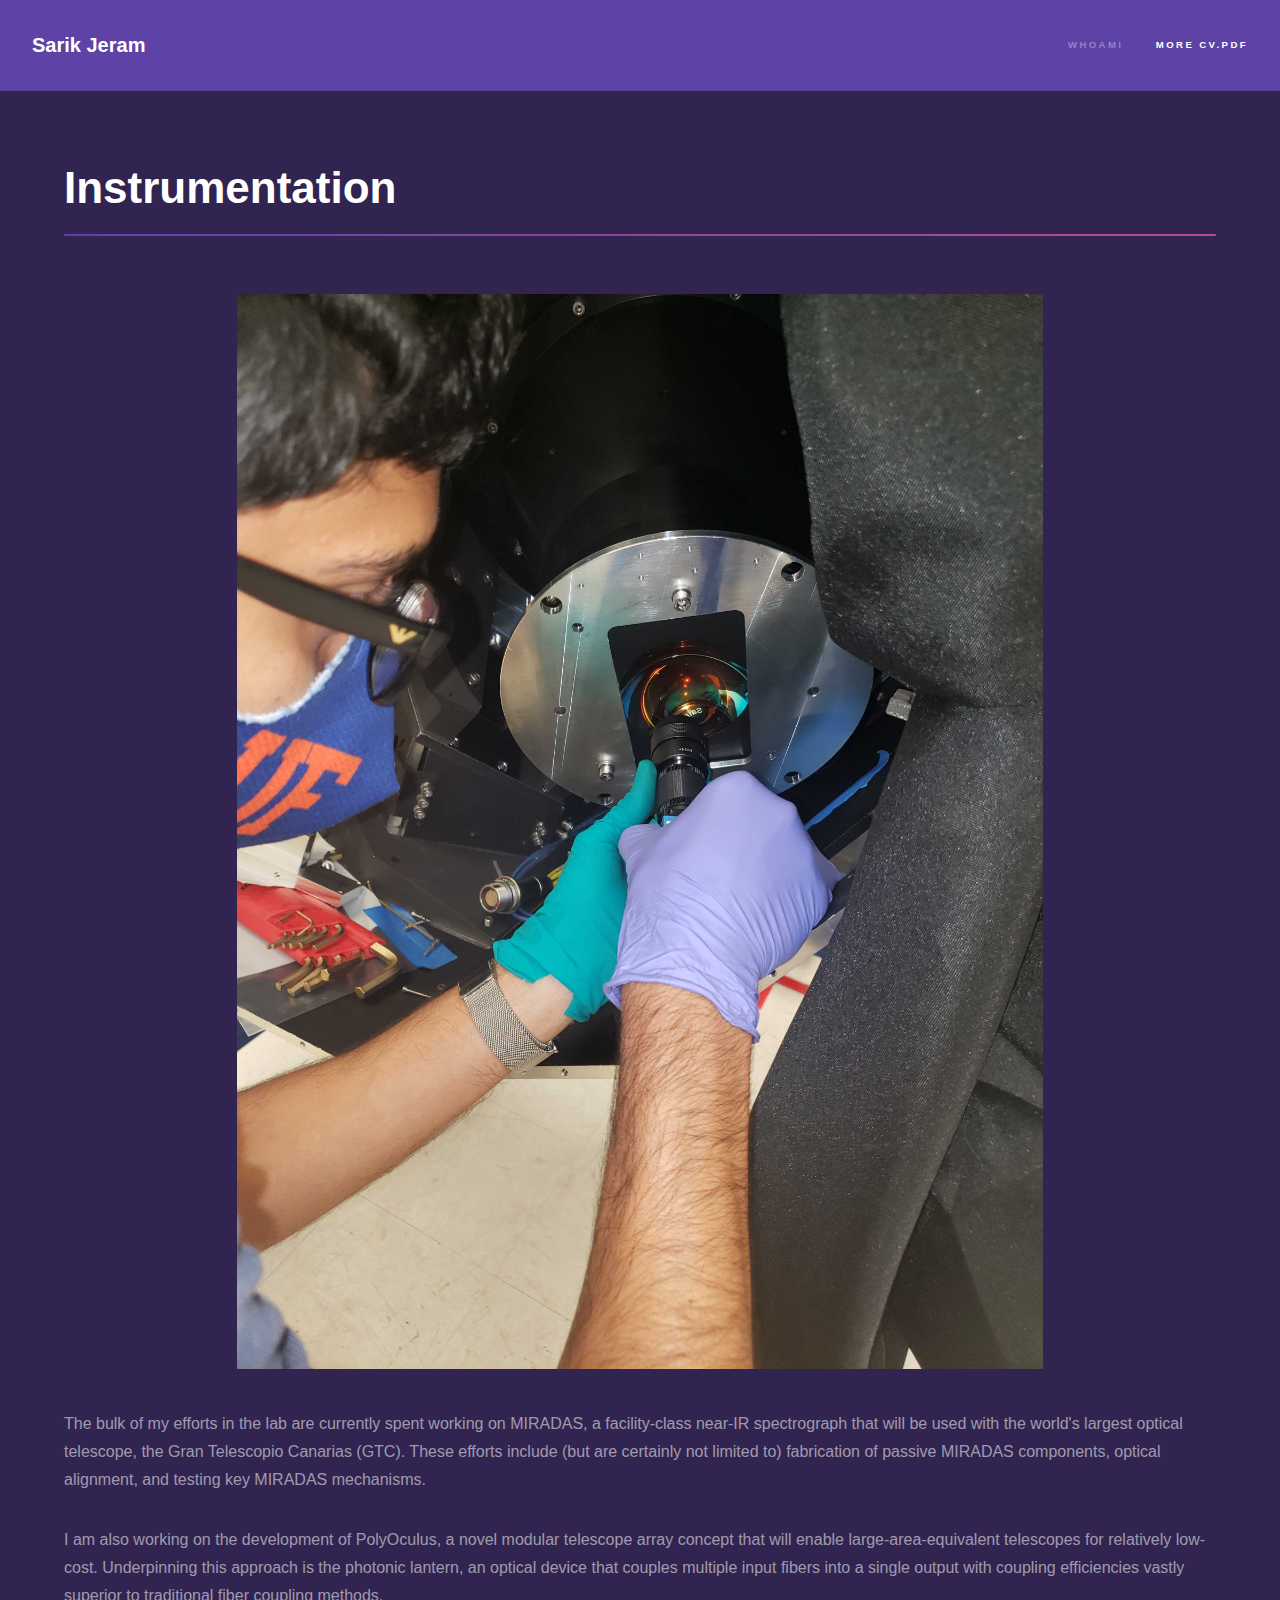
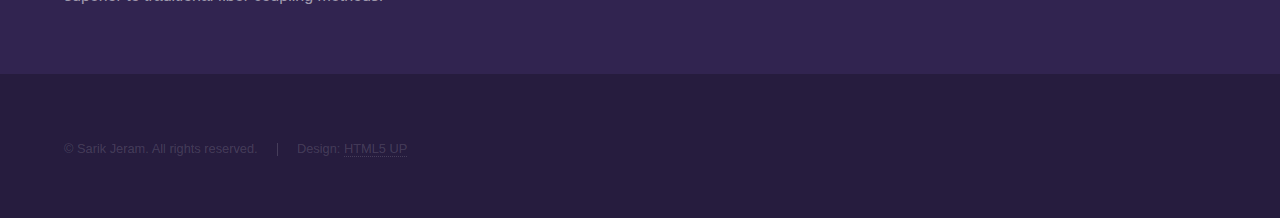
<file: outreach.html>
<!DOCTYPE HTML>
<!--
	Hyperspace by HTML5 UP
	html5up.net | @ajlkn
	Free for personal and commercial use under the CCA 3.0 license (html5up.net/license)
-->
<html>
	<head>
		<title>Sarik Jeram</title>
		<meta charset="utf-8" />
		<meta name="viewport" content="width=device-width, initial-scale=1, user-scalable=no" />
		<link rel="stylesheet" href="assets/css/main.css" />
		<noscript><link rel="stylesheet" href="assets/css/noscript.css" /></noscript>
	</head>
	<body class="is-preload">

		<!-- Header -->
			<header id="header">
				<a href="index.html" class="title">Sarik Jeram</a>
				<nav>
					<ul>
						<li><a href="index.html">whoami</a></li>
						<li><a href="generic.html" class="active">more CV.pdf</a></li>
					</ul>
				</nav>
			</header>

		<!-- Wrapper -->
			<div id="wrapper">

				<!-- Main -->
					<section id="main" class="wrapper">
						<div class="inner">
                            <h1 class="major">Instrumentation</h1>
                            <p style="text-align:center;"><img src="images/bluebox_align.jpg" alt="" width="70%" height="70%"></p>
							<p>The bulk of my efforts in the lab are currently spent working on MIRADAS, a facility-class near-IR spectrograph that will be used with the world's largest optical telescope, the Gran Telescopio Canarias (GTC). These efforts include (but are certainly not limited to) fabrication of passive MIRADAS components, optical alignment, and testing key MIRADAS mechanisms.</p>
                            <p>I am also working on the development of PolyOculus, a novel modular telescope array concept that will enable large-area-equivalent telescopes for relatively low-cost. Underpinning this approach is the photonic lantern, an optical device that couples multiple input fibers into a single output with coupling efficiencies vastly superior to traditional fiber coupling methods.</p>
						</div>
					</section>

			</div>

		<!-- Footer -->
			<footer id="footer" class="wrapper alt">
				<div class="inner">
					<ul class="menu">
						<li>&copy; Sarik Jeram. All rights reserved.</li><li>Design: <a href="http://html5up.net">HTML5 UP</a></li>
					</ul>
				</div>
			</footer>

		<!-- Scripts -->
			<script src="assets/js/jquery.min.js"></script>
			<script src="assets/js/jquery.scrollex.min.js"></script>
			<script src="assets/js/jquery.scrolly.min.js"></script>
			<script src="assets/js/browser.min.js"></script>
			<script src="assets/js/breakpoints.min.js"></script>
			<script src="assets/js/util.js"></script>
			<script src="assets/js/main.js"></script>

	</body>
</html>
</file>
<file: assets/css/noscript.css>
/*
	Hyperspace by HTML5 UP
	html5up.net | @ajlkn
	Free for personal and commercial use under the CCA 3.0 license (html5up.net/license)
*/

/* Spotlights */

	.spotlights > section > .image:before {
		opacity: 0 !important;
	}

	.spotlights > section > .content > .inner {
		-moz-transform: none !important;
		-webkit-transform: none !important;
		-ms-transform: none !important;
		transform: none !important;
		opacity: 1 !important;
	}

/* Wrapper */

	.wrapper > .inner {
		opacity: 1 !important;
		-moz-transform: none !important;
		-webkit-transform: none !important;
		-ms-transform: none !important;
		transform: none !important;
	}

/* Sidebar */

	#sidebar > .inner {
		opacity: 1 !important;
	}

	#sidebar nav > ul > li {
		-moz-transform: none !important;
		-webkit-transform: none !important;
		-ms-transform: none !important;
		transform: none !important;
		opacity: 1 !important;
	}
</file>
<file: assets/css/main.css>
@import url(fontawesome-all.min.css);

/*
	Hyperspace by HTML5 UP
	html5up.net | @ajlkn
	Free for personal and commercial use under the CCA 3.0 license (html5up.net/license)
*/

html, body, div, span, applet, object,
iframe, h1, h2, h3, h4, h5, h6, p, blockquote,
pre, a, abbr, acronym, address, big, cite,
code, del, dfn, em, img, ins, kbd, q, s, samp,
small, strike, strong, sub, sup, tt, var, b,
u, i, center, dl, dt, dd, ol, ul, li, fieldset,
form, label, legend, table, caption, tbody,
tfoot, thead, tr, th, td, article, aside,
canvas, details, embed, figure, figcaption,
footer, header, hgroup, menu, nav, output, ruby,
section, summary, time, mark, audio, video {
	margin: 0;
	padding: 0;
	border: 0;
	font-size: 100%;
	font: inherit;
	vertical-align: baseline;}

article, aside, details, figcaption, figure,
footer, header, hgroup, menu, nav, section {
	display: block;}

body {
	line-height: 1;
}

ol, ul {
	list-style: none;
}

blockquote, q {
	quotes: none;
}

	blockquote:before, blockquote:after, q:before, q:after {
		content: '';
		content: none;
	}

table {
	border-collapse: collapse;
	border-spacing: 0;
}

body {
	-webkit-text-size-adjust: none;
}

mark {
	background-color: transparent;
	color: inherit;
}

input::-moz-focus-inner {
	border: 0;
	padding: 0;
}

input, select, textarea {
	-moz-appearance: none;
	-webkit-appearance: none;
	-ms-appearance: none;
	appearance: none;
}

/* Basic */

	@-ms-viewport {
		width: device-width;
	}

	body {
		-ms-overflow-style: scrollbar;
	}

	@media screen and (max-width: 480px) {

		html, body {
			min-width: 320px;
		}

	}

	html {
		box-sizing: border-box;
	}

	*, *:before, *:after {
		box-sizing: inherit;
	}

	body {
		background: #312450;
	}

		body.is-preload *, body.is-preload *:before, body.is-preload *:after {
			-moz-animation: none !important;
			-webkit-animation: none !important;
			-ms-animation: none !important;
			animation: none !important;
			-moz-transition: none !important;
			-webkit-transition: none !important;
			-ms-transition: none !important;
			transition: none !important;
		}

/* Type */

	body, input, select, textarea {
		color: rgba(255, 255, 255, 0.55);
		font-family: Arial, Helvetica, sans-serif;
		font-size: 16.5pt;
		font-weight: normal;
		line-height: 1.75;
	}

		@media screen and (max-width: 1680px) {

			body, input, select, textarea {
				font-size: 13pt;
			}

		}

		@media screen and (max-width: 1280px) {

			body, input, select, textarea {
				font-size: 12pt;
			}

		}

		@media screen and (max-width: 360px) {

			body, input, select, textarea {
				font-size: 11pt;
			}

		}

	a {
		-moz-transition: color 0.2s ease, border-bottom-color 0.2s ease;
		-webkit-transition: color 0.2s ease, border-bottom-color 0.2s ease;
		-ms-transition: color 0.2s ease, border-bottom-color 0.2s ease;
		transition: color 0.2s ease, border-bottom-color 0.2s ease;
		border-bottom: dotted 1px rgba(255, 255, 255, 0.35);
		color: inherit;
		text-decoration: none;
	}

		a:hover {
			border-bottom-color: transparent;
			color: #ffffff;
		}

	strong, b {
		color: #ffffff;
		font-weight: bold;
	}

	em, i {
		font-style: italic;
	}

	p {
		margin: 0 0 2em 0;
	}

	h1, h2, h3, h4, h5, h6 {
		color: #ffffff;
		font-weight: bold;
		line-height: 1.5;
		margin: 0 0 0.5em 0;
	}

		h1 a, h2 a, h3 a, h4 a, h5 a, h6 a {
			color: inherit;
			text-decoration: none;
		}

	h1 {
		font-size: 2.75em;
	}

		h1.major {
			margin: 0 0 1.3em 0;
			position: relative;
			padding-bottom: 0.35em;
		}

			h1.major:after {
				background-image: -moz-linear-gradient(to right, #5e42a6, #b74e91);
				background-image: -webkit-linear-gradient(to right, #5e42a6, #b74e91);
				background-image: -ms-linear-gradient(to right, #5e42a6, #b74e91);
				background-image: linear-gradient(to right, #5e42a6, #b74e91);
				-moz-transition: max-width 0.2s ease;
				-webkit-transition: max-width 0.2s ease;
				-ms-transition: max-width 0.2s ease;
				transition: max-width 0.2s ease;
				border-radius: 0.2em;
				bottom: 0;
				content: '';
				height: 0.05em;
				position: absolute;
				right: 0;
				width: 100%;
			}

	h2 {
		font-size: 1.75em;
	}

	h3 {
		font-size: 1.1em;
	}

	h4 {
		font-size: 1em;
	}

	h5 {
		font-size: 0.8em;
	}

	h6 {
		font-size: 0.6em;
	}

	@media screen and (max-width: 736px) {

		h1 {
			font-size: 2em;
		}

		h2 {
			font-size: 1.25em;
		}

		h3 {
			font-size: 1em;
		}

		h4 {
			font-size: 0.8em;
		}

		h5 {
			font-size: 0.6em;
		}

		h6 {
			font-size: 0.6em;
		}

	}

	sub {
		font-size: 0.8em;
		position: relative;
		top: 0.5em;
	}

	sup {
		font-size: 0.8em;
		position: relative;
		top: -0.5em;
	}

	blockquote {
		border-left: solid 4px rgba(255, 255, 255, 0.15);
		font-style: italic;
		margin: 0 0 2em 0;
		padding: 0.5em 0 0.5em 2em;
	}

	code {
		background: rgba(255, 255, 255, 0.05);
		border-radius: 0.25em;
		border: solid 1px rgba(255, 255, 255, 0.15);
		font-family: "Courier New", monospace;
		font-size: 0.9em;
		margin: 0 0.25em;
		padding: 0.25em 0.65em;
	}

	pre {
		-webkit-overflow-scrolling: touch;
		font-family: "Courier New", monospace;
		font-size: 0.9em;
		margin: 0 0 2em 0;
	}

		pre code {
			display: block;
			line-height: 1.75em;
			padding: 1em 1.5em;
			overflow-x: auto;
		}

	hr {
		border: 0;
		border-bottom: solid 1px rgba(255, 255, 255, 0.15);
		margin: 2em 0;
	}

		hr.major {
			margin: 3em 0;
		}

	.align-left {
		text-align: left;
	}

	.align-center {
		text-align: center;
	}

	.align-right {
		text-align: right;
	}

/* Row */

	.row {
		display: flex;
		flex-wrap: wrap;
		box-sizing: border-box;
		align-items: stretch;
	}

		.row > * {
			box-sizing: border-box;
		}

		.row.gtr-uniform > * > :last-child {
			margin-bottom: 0;
		}

		.row.aln-left {
			justify-content: flex-start;
		}

		.row.aln-center {
			justify-content: center;
		}

		.row.aln-right {
			justify-content: flex-end;
		}

		.row.aln-top {
			align-items: flex-start;
		}

		.row.aln-middle {
			align-items: center;
		}

		.row.aln-bottom {
			align-items: flex-end;
		}

		.row > .imp {
			order: -1;
		}

		.row > .col-1 {
			width: 8.33333%;
		}

		.row > .off-1 {
			margin-left: 8.33333%;
		}

		.row > .col-2 {
			width: 16.66667%;
		}

		.row > .off-2 {
			margin-left: 16.66667%;
		}

		.row > .col-3 {
			width: 25%;
		}

		.row > .off-3 {
			margin-left: 25%;
		}

		.row > .col-4 {
			width: 33.33333%;
		}

		.row > .off-4 {
			margin-left: 33.33333%;
		}

		.row > .col-5 {
			width: 41.66667%;
		}

		.row > .off-5 {
			margin-left: 41.66667%;
		}

		.row > .col-6 {
			width: 50%;
		}

		.row > .off-6 {
			margin-left: 50%;
		}

		.row > .col-7 {
			width: 58.33333%;
		}

		.row > .off-7 {
			margin-left: 58.33333%;
		}

		.row > .col-8 {
			width: 66.66667%;
		}

		.row > .off-8 {
			margin-left: 66.66667%;
		}

		.row > .col-9 {
			width: 75%;
		}

		.row > .off-9 {
			margin-left: 75%;
		}

		.row > .col-10 {
			width: 83.33333%;
		}

		.row > .off-10 {
			margin-left: 83.33333%;
		}

		.row > .col-11 {
			width: 91.66667%;
		}

		.row > .off-11 {
			margin-left: 91.66667%;
		}

		.row > .col-12 {
			width: 100%;
		}

		.row > .off-12 {
			margin-left: 100%;
		}

		.row.gtr-0 {
			margin-top: 0;
			margin-left: 0em;
		}

			.row.gtr-0 > * {
				padding: 0 0 0 0em;
			}

			.row.gtr-0.gtr-uniform {
				margin-top: 0em;
			}

				.row.gtr-0.gtr-uniform > * {
					padding-top: 0em;
				}

		.row.gtr-25 {
			margin-top: 0;
			margin-left: -0.375em;
		}

			.row.gtr-25 > * {
				padding: 0 0 0 0.375em;
			}

			.row.gtr-25.gtr-uniform {
				margin-top: -0.375em;
			}

				.row.gtr-25.gtr-uniform > * {
					padding-top: 0.375em;
				}

		.row.gtr-50 {
			margin-top: 0;
			margin-left: -0.75em;
		}

			.row.gtr-50 > * {
				padding: 0 0 0 0.75em;
			}

			.row.gtr-50.gtr-uniform {
				margin-top: -0.75em;
			}

				.row.gtr-50.gtr-uniform > * {
					padding-top: 0.75em;
				}

		.row {
			margin-top: 0;
			margin-left: -1.5em;
		}

			.row > * {
				padding: 0 0 0 1.5em;
			}

			.row.gtr-uniform {
				margin-top: -1.5em;
			}

				.row.gtr-uniform > * {
					padding-top: 1.5em;
				}

		.row.gtr-150 {
			margin-top: 0;
			margin-left: -2.25em;
		}

			.row.gtr-150 > * {
				padding: 0 0 0 2.25em;
			}

			.row.gtr-150.gtr-uniform {
				margin-top: -2.25em;
			}

				.row.gtr-150.gtr-uniform > * {
					padding-top: 2.25em;
				}

		.row.gtr-200 {
			margin-top: 0;
			margin-left: -3em;
		}

			.row.gtr-200 > * {
				padding: 0 0 0 3em;
			}

			.row.gtr-200.gtr-uniform {
				margin-top: -3em;
			}

				.row.gtr-200.gtr-uniform > * {
					padding-top: 3em;
				}

		@media screen and (max-width: 1680px) {

			.row {
				display: flex;
				flex-wrap: wrap;
				box-sizing: border-box;
				align-items: stretch;
			}

				.row > * {
					box-sizing: border-box;
				}

				.row.gtr-uniform > * > :last-child {
					margin-bottom: 0;
				}

				.row.aln-left {
					justify-content: flex-start;
				}

				.row.aln-center {
					justify-content: center;
				}

				.row.aln-right {
					justify-content: flex-end;
				}

				.row.aln-top {
					align-items: flex-start;
				}

				.row.aln-middle {
					align-items: center;
				}

				.row.aln-bottom {
					align-items: flex-end;
				}

				.row > .imp-xlarge {
					order: -1;
				}

				.row > .col-1-xlarge {
					width: 8.33333%;
				}

				.row > .off-1-xlarge {
					margin-left: 8.33333%;
				}

				.row > .col-2-xlarge {
					width: 16.66667%;
				}

				.row > .off-2-xlarge {
					margin-left: 16.66667%;
				}

				.row > .col-3-xlarge {
					width: 25%;
				}

				.row > .off-3-xlarge {
					margin-left: 25%;
				}

				.row > .col-4-xlarge {
					width: 33.33333%;
				}

				.row > .off-4-xlarge {
					margin-left: 33.33333%;
				}

				.row > .col-5-xlarge {
					width: 41.66667%;
				}

				.row > .off-5-xlarge {
					margin-left: 41.66667%;
				}

				.row > .col-6-xlarge {
					width: 50%;
				}

				.row > .off-6-xlarge {
					margin-left: 50%;
				}

				.row > .col-7-xlarge {
					width: 58.33333%;
				}

				.row > .off-7-xlarge {
					margin-left: 58.33333%;
				}

				.row > .col-8-xlarge {
					width: 66.66667%;
				}

				.row > .off-8-xlarge {
					margin-left: 66.66667%;
				}

				.row > .col-9-xlarge {
					width: 75%;
				}

				.row > .off-9-xlarge {
					margin-left: 75%;
				}

				.row > .col-10-xlarge {
					width: 83.33333%;
				}

				.row > .off-10-xlarge {
					margin-left: 83.33333%;
				}

				.row > .col-11-xlarge {
					width: 91.66667%;
				}

				.row > .off-11-xlarge {
					margin-left: 91.66667%;
				}

				.row > .col-12-xlarge {
					width: 100%;
				}

				.row > .off-12-xlarge {
					margin-left: 100%;
				}

				.row.gtr-0 {
					margin-top: 0;
					margin-left: 0em;
				}

					.row.gtr-0 > * {
						padding: 0 0 0 0em;
					}

					.row.gtr-0.gtr-uniform {
						margin-top: 0em;
					}

						.row.gtr-0.gtr-uniform > * {
							padding-top: 0em;
						}

				.row.gtr-25 {
					margin-top: 0;
					margin-left: -0.375em;
				}

					.row.gtr-25 > * {
						padding: 0 0 0 0.375em;
					}

					.row.gtr-25.gtr-uniform {
						margin-top: -0.375em;
					}

						.row.gtr-25.gtr-uniform > * {
							padding-top: 0.375em;
						}

				.row.gtr-50 {
					margin-top: 0;
					margin-left: -0.75em;
				}

					.row.gtr-50 > * {
						padding: 0 0 0 0.75em;
					}

					.row.gtr-50.gtr-uniform {
						margin-top: -0.75em;
					}

						.row.gtr-50.gtr-uniform > * {
							padding-top: 0.75em;
						}

				.row {
					margin-top: 0;
					margin-left: -1.5em;
				}

					.row > * {
						padding: 0 0 0 1.5em;
					}

					.row.gtr-uniform {
						margin-top: -1.5em;
					}

						.row.gtr-uniform > * {
							padding-top: 1.5em;
						}

				.row.gtr-150 {
					margin-top: 0;
					margin-left: -2.25em;
				}

					.row.gtr-150 > * {
						padding: 0 0 0 2.25em;
					}

					.row.gtr-150.gtr-uniform {
						margin-top: -2.25em;
					}

						.row.gtr-150.gtr-uniform > * {
							padding-top: 2.25em;
						}

				.row.gtr-200 {
					margin-top: 0;
					margin-left: -3em;
				}

					.row.gtr-200 > * {
						padding: 0 0 0 3em;
					}

					.row.gtr-200.gtr-uniform {
						margin-top: -3em;
					}

						.row.gtr-200.gtr-uniform > * {
							padding-top: 3em;
						}

		}

		@media screen and (max-width: 1280px) {

			.row {
				display: flex;
				flex-wrap: wrap;
				box-sizing: border-box;
				align-items: stretch;
			}

				.row > * {
					box-sizing: border-box;
				}

				.row.gtr-uniform > * > :last-child {
					margin-bottom: 0;
				}

				.row.aln-left {
					justify-content: flex-start;
				}

				.row.aln-center {
					justify-content: center;
				}

				.row.aln-right {
					justify-content: flex-end;
				}

				.row.aln-top {
					align-items: flex-start;
				}

				.row.aln-middle {
					align-items: center;
				}

				.row.aln-bottom {
					align-items: flex-end;
				}

				.row > .imp-large {
					order: -1;
				}

				.row > .col-1-large {
					width: 8.33333%;
				}

				.row > .off-1-large {
					margin-left: 8.33333%;
				}

				.row > .col-2-large {
					width: 16.66667%;
				}

				.row > .off-2-large {
					margin-left: 16.66667%;
				}

				.row > .col-3-large {
					width: 25%;
				}

				.row > .off-3-large {
					margin-left: 25%;
				}

				.row > .col-4-large {
					width: 33.33333%;
				}

				.row > .off-4-large {
					margin-left: 33.33333%;
				}

				.row > .col-5-large {
					width: 41.66667%;
				}

				.row > .off-5-large {
					margin-left: 41.66667%;
				}

				.row > .col-6-large {
					width: 50%;
				}

				.row > .off-6-large {
					margin-left: 50%;
				}

				.row > .col-7-large {
					width: 58.33333%;
				}

				.row > .off-7-large {
					margin-left: 58.33333%;
				}

				.row > .col-8-large {
					width: 66.66667%;
				}

				.row > .off-8-large {
					margin-left: 66.66667%;
				}

				.row > .col-9-large {
					width: 75%;
				}

				.row > .off-9-large {
					margin-left: 75%;
				}

				.row > .col-10-large {
					width: 83.33333%;
				}

				.row > .off-10-large {
					margin-left: 83.33333%;
				}

				.row > .col-11-large {
					width: 91.66667%;
				}

				.row > .off-11-large {
					margin-left: 91.66667%;
				}

				.row > .col-12-large {
					width: 100%;
				}

				.row > .off-12-large {
					margin-left: 100%;
				}

				.row.gtr-0 {
					margin-top: 0;
					margin-left: 0em;
				}

					.row.gtr-0 > * {
						padding: 0 0 0 0em;
					}

					.row.gtr-0.gtr-uniform {
						margin-top: 0em;
					}

						.row.gtr-0.gtr-uniform > * {
							padding-top: 0em;
						}

				.row.gtr-25 {
					margin-top: 0;
					margin-left: -0.375em;
				}

					.row.gtr-25 > * {
						padding: 0 0 0 0.375em;
					}

					.row.gtr-25.gtr-uniform {
						margin-top: -0.375em;
					}

						.row.gtr-25.gtr-uniform > * {
							padding-top: 0.375em;
						}

				.row.gtr-50 {
					margin-top: 0;
					margin-left: -0.75em;
				}

					.row.gtr-50 > * {
						padding: 0 0 0 0.75em;
					}

					.row.gtr-50.gtr-uniform {
						margin-top: -0.75em;
					}

						.row.gtr-50.gtr-uniform > * {
							padding-top: 0.75em;
						}

				.row {
					margin-top: 0;
					margin-left: -1.5em;
				}

					.row > * {
						padding: 0 0 0 1.5em;
					}

					.row.gtr-uniform {
						margin-top: -1.5em;
					}

						.row.gtr-uniform > * {
							padding-top: 1.5em;
						}

				.row.gtr-150 {
					margin-top: 0;
					margin-left: -2.25em;
				}

					.row.gtr-150 > * {
						padding: 0 0 0 2.25em;
					}

					.row.gtr-150.gtr-uniform {
						margin-top: -2.25em;
					}

						.row.gtr-150.gtr-uniform > * {
							padding-top: 2.25em;
						}

				.row.gtr-200 {
					margin-top: 0;
					margin-left: -3em;
				}

					.row.gtr-200 > * {
						padding: 0 0 0 3em;
					}

					.row.gtr-200.gtr-uniform {
						margin-top: -3em;
					}

						.row.gtr-200.gtr-uniform > * {
							padding-top: 3em;
						}

		}

		@media screen and (max-width: 980px) {

			.row {
				display: flex;
				flex-wrap: wrap;
				box-sizing: border-box;
				align-items: stretch;
			}

				.row > * {
					box-sizing: border-box;
				}

				.row.gtr-uniform > * > :last-child {
					margin-bottom: 0;
				}

				.row.aln-left {
					justify-content: flex-start;
				}

				.row.aln-center {
					justify-content: center;
				}

				.row.aln-right {
					justify-content: flex-end;
				}

				.row.aln-top {
					align-items: flex-start;
				}

				.row.aln-middle {
					align-items: center;
				}

				.row.aln-bottom {
					align-items: flex-end;
				}

				.row > .imp-medium {
					order: -1;
				}

				.row > .col-1-medium {
					width: 8.33333%;
				}

				.row > .off-1-medium {
					margin-left: 8.33333%;
				}

				.row > .col-2-medium {
					width: 16.66667%;
				}

				.row > .off-2-medium {
					margin-left: 16.66667%;
				}

				.row > .col-3-medium {
					width: 25%;
				}

				.row > .off-3-medium {
					margin-left: 25%;
				}

				.row > .col-4-medium {
					width: 33.33333%;
				}

				.row > .off-4-medium {
					margin-left: 33.33333%;
				}

				.row > .col-5-medium {
					width: 41.66667%;
				}

				.row > .off-5-medium {
					margin-left: 41.66667%;
				}

				.row > .col-6-medium {
					width: 50%;
				}

				.row > .off-6-medium {
					margin-left: 50%;
				}

				.row > .col-7-medium {
					width: 58.33333%;
				}

				.row > .off-7-medium {
					margin-left: 58.33333%;
				}

				.row > .col-8-medium {
					width: 66.66667%;
				}

				.row > .off-8-medium {
					margin-left: 66.66667%;
				}

				.row > .col-9-medium {
					width: 75%;
				}

				.row > .off-9-medium {
					margin-left: 75%;
				}

				.row > .col-10-medium {
					width: 83.33333%;
				}

				.row > .off-10-medium {
					margin-left: 83.33333%;
				}

				.row > .col-11-medium {
					width: 91.66667%;
				}

				.row > .off-11-medium {
					margin-left: 91.66667%;
				}

				.row > .col-12-medium {
					width: 100%;
				}

				.row > .off-12-medium {
					margin-left: 100%;
				}

				.row.gtr-0 {
					margin-top: 0;
					margin-left: 0em;
				}

					.row.gtr-0 > * {
						padding: 0 0 0 0em;
					}

					.row.gtr-0.gtr-uniform {
						margin-top: 0em;
					}

						.row.gtr-0.gtr-uniform > * {
							padding-top: 0em;
						}

				.row.gtr-25 {
					margin-top: 0;
					margin-left: -0.375em;
				}

					.row.gtr-25 > * {
						padding: 0 0 0 0.375em;
					}

					.row.gtr-25.gtr-uniform {
						margin-top: -0.375em;
					}

						.row.gtr-25.gtr-uniform > * {
							padding-top: 0.375em;
						}

				.row.gtr-50 {
					margin-top: 0;
					margin-left: -0.75em;
				}

					.row.gtr-50 > * {
						padding: 0 0 0 0.75em;
					}

					.row.gtr-50.gtr-uniform {
						margin-top: -0.75em;
					}

						.row.gtr-50.gtr-uniform > * {
							padding-top: 0.75em;
						}

				.row {
					margin-top: 0;
					margin-left: -1.5em;
				}

					.row > * {
						padding: 0 0 0 1.5em;
					}

					.row.gtr-uniform {
						margin-top: -1.5em;
					}

						.row.gtr-uniform > * {
							padding-top: 1.5em;
						}

				.row.gtr-150 {
					margin-top: 0;
					margin-left: -2.25em;
				}

					.row.gtr-150 > * {
						padding: 0 0 0 2.25em;
					}

					.row.gtr-150.gtr-uniform {
						margin-top: -2.25em;
					}

						.row.gtr-150.gtr-uniform > * {
							padding-top: 2.25em;
						}

				.row.gtr-200 {
					margin-top: 0;
					margin-left: -3em;
				}

					.row.gtr-200 > * {
						padding: 0 0 0 3em;
					}

					.row.gtr-200.gtr-uniform {
						margin-top: -3em;
					}

						.row.gtr-200.gtr-uniform > * {
							padding-top: 3em;
						}

		}

		@media screen and (max-width: 736px) {

			.row {
				display: flex;
				flex-wrap: wrap;
				box-sizing: border-box;
				align-items: stretch;
			}

				.row > * {
					box-sizing: border-box;
				}

				.row.gtr-uniform > * > :last-child {
					margin-bottom: 0;
				}

				.row.aln-left {
					justify-content: flex-start;
				}

				.row.aln-center {
					justify-content: center;
				}

				.row.aln-right {
					justify-content: flex-end;
				}

				.row.aln-top {
					align-items: flex-start;
				}

				.row.aln-middle {
					align-items: center;
				}

				.row.aln-bottom {
					align-items: flex-end;
				}

				.row > .imp-small {
					order: -1;
				}

				.row > .col-1-small {
					width: 8.33333%;
				}

				.row > .off-1-small {
					margin-left: 8.33333%;
				}

				.row > .col-2-small {
					width: 16.66667%;
				}

				.row > .off-2-small {
					margin-left: 16.66667%;
				}

				.row > .col-3-small {
					width: 25%;
				}

				.row > .off-3-small {
					margin-left: 25%;
				}

				.row > .col-4-small {
					width: 33.33333%;
				}

				.row > .off-4-small {
					margin-left: 33.33333%;
				}

				.row > .col-5-small {
					width: 41.66667%;
				}

				.row > .off-5-small {
					margin-left: 41.66667%;
				}

				.row > .col-6-small {
					width: 50%;
				}

				.row > .off-6-small {
					margin-left: 50%;
				}

				.row > .col-7-small {
					width: 58.33333%;
				}

				.row > .off-7-small {
					margin-left: 58.33333%;
				}

				.row > .col-8-small {
					width: 66.66667%;
				}

				.row > .off-8-small {
					margin-left: 66.66667%;
				}

				.row > .col-9-small {
					width: 75%;
				}

				.row > .off-9-small {
					margin-left: 75%;
				}

				.row > .col-10-small {
					width: 83.33333%;
				}

				.row > .off-10-small {
					margin-left: 83.33333%;
				}

				.row > .col-11-small {
					width: 91.66667%;
				}

				.row > .off-11-small {
					margin-left: 91.66667%;
				}

				.row > .col-12-small {
					width: 100%;
				}

				.row > .off-12-small {
					margin-left: 100%;
				}

				.row.gtr-0 {
					margin-top: 0;
					margin-left: 0em;
				}

					.row.gtr-0 > * {
						padding: 0 0 0 0em;
					}

					.row.gtr-0.gtr-uniform {
						margin-top: 0em;
					}

						.row.gtr-0.gtr-uniform > * {
							padding-top: 0em;
						}

				.row.gtr-25 {
					margin-top: 0;
					margin-left: -0.375em;
				}

					.row.gtr-25 > * {
						padding: 0 0 0 0.375em;
					}

					.row.gtr-25.gtr-uniform {
						margin-top: -0.375em;
					}

						.row.gtr-25.gtr-uniform > * {
							padding-top: 0.375em;
						}

				.row.gtr-50 {
					margin-top: 0;
					margin-left: -0.75em;
				}

					.row.gtr-50 > * {
						padding: 0 0 0 0.75em;
					}

					.row.gtr-50.gtr-uniform {
						margin-top: -0.75em;
					}

						.row.gtr-50.gtr-uniform > * {
							padding-top: 0.75em;
						}

				.row {
					margin-top: 0;
					margin-left: -1.5em;
				}

					.row > * {
						padding: 0 0 0 1.5em;
					}

					.row.gtr-uniform {
						margin-top: -1.5em;
					}

						.row.gtr-uniform > * {
							padding-top: 1.5em;
						}

				.row.gtr-150 {
					margin-top: 0;
					margin-left: -2.25em;
				}

					.row.gtr-150 > * {
						padding: 0 0 0 2.25em;
					}

					.row.gtr-150.gtr-uniform {
						margin-top: -2.25em;
					}

						.row.gtr-150.gtr-uniform > * {
							padding-top: 2.25em;
						}

				.row.gtr-200 {
					margin-top: 0;
					margin-left: -3em;
				}

					.row.gtr-200 > * {
						padding: 0 0 0 3em;
					}

					.row.gtr-200.gtr-uniform {
						margin-top: -3em;
					}

						.row.gtr-200.gtr-uniform > * {
							padding-top: 3em;
						}

		}

		@media screen and (max-width: 480px) {

			.row {
				display: flex;
				flex-wrap: wrap;
				box-sizing: border-box;
				align-items: stretch;
			}

				.row > * {
					box-sizing: border-box;
				}

				.row.gtr-uniform > * > :last-child {
					margin-bottom: 0;
				}

				.row.aln-left {
					justify-content: flex-start;
				}

				.row.aln-center {
					justify-content: center;
				}

				.row.aln-right {
					justify-content: flex-end;
				}

				.row.aln-top {
					align-items: flex-start;
				}

				.row.aln-middle {
					align-items: center;
				}

				.row.aln-bottom {
					align-items: flex-end;
				}

				.row > .imp-xsmall {
					order: -1;
				}

				.row > .col-1-xsmall {
					width: 8.33333%;
				}

				.row > .off-1-xsmall {
					margin-left: 8.33333%;
				}

				.row > .col-2-xsmall {
					width: 16.66667%;
				}

				.row > .off-2-xsmall {
					margin-left: 16.66667%;
				}

				.row > .col-3-xsmall {
					width: 25%;
				}

				.row > .off-3-xsmall {
					margin-left: 25%;
				}

				.row > .col-4-xsmall {
					width: 33.33333%;
				}

				.row > .off-4-xsmall {
					margin-left: 33.33333%;
				}

				.row > .col-5-xsmall {
					width: 41.66667%;
				}

				.row > .off-5-xsmall {
					margin-left: 41.66667%;
				}

				.row > .col-6-xsmall {
					width: 50%;
				}

				.row > .off-6-xsmall {
					margin-left: 50%;
				}

				.row > .col-7-xsmall {
					width: 58.33333%;
				}

				.row > .off-7-xsmall {
					margin-left: 58.33333%;
				}

				.row > .col-8-xsmall {
					width: 66.66667%;
				}

				.row > .off-8-xsmall {
					margin-left: 66.66667%;
				}

				.row > .col-9-xsmall {
					width: 75%;
				}

				.row > .off-9-xsmall {
					margin-left: 75%;
				}

				.row > .col-10-xsmall {
					width: 83.33333%;
				}

				.row > .off-10-xsmall {
					margin-left: 83.33333%;
				}

				.row > .col-11-xsmall {
					width: 91.66667%;
				}

				.row > .off-11-xsmall {
					margin-left: 91.66667%;
				}

				.row > .col-12-xsmall {
					width: 100%;
				}

				.row > .off-12-xsmall {
					margin-left: 100%;
				}

				.row.gtr-0 {
					margin-top: 0;
					margin-left: 0em;
				}

					.row.gtr-0 > * {
						padding: 0 0 0 0em;
					}

					.row.gtr-0.gtr-uniform {
						margin-top: 0em;
					}

						.row.gtr-0.gtr-uniform > * {
							padding-top: 0em;
						}

				.row.gtr-25 {
					margin-top: 0;
					margin-left: -0.375em;
				}

					.row.gtr-25 > * {
						padding: 0 0 0 0.375em;
					}

					.row.gtr-25.gtr-uniform {
						margin-top: -0.375em;
					}

						.row.gtr-25.gtr-uniform > * {
							padding-top: 0.375em;
						}

				.row.gtr-50 {
					margin-top: 0;
					margin-left: -0.75em;
				}

					.row.gtr-50 > * {
						padding: 0 0 0 0.75em;
					}

					.row.gtr-50.gtr-uniform {
						margin-top: -0.75em;
					}

						.row.gtr-50.gtr-uniform > * {
							padding-top: 0.75em;
						}

				.row {
					margin-top: 0;
					margin-left: -1.5em;
				}

					.row > * {
						padding: 0 0 0 1.5em;
					}

					.row.gtr-uniform {
						margin-top: -1.5em;
					}

						.row.gtr-uniform > * {
							padding-top: 1.5em;
						}

				.row.gtr-150 {
					margin-top: 0;
					margin-left: -2.25em;
				}

					.row.gtr-150 > * {
						padding: 0 0 0 2.25em;
					}

					.row.gtr-150.gtr-uniform {
						margin-top: -2.25em;
					}

						.row.gtr-150.gtr-uniform > * {
							padding-top: 2.25em;
						}

				.row.gtr-200 {
					margin-top: 0;
					margin-left: -3em;
				}

					.row.gtr-200 > * {
						padding: 0 0 0 3em;
					}

					.row.gtr-200.gtr-uniform {
						margin-top: -3em;
					}

						.row.gtr-200.gtr-uniform > * {
							padding-top: 3em;
						}

		}

/* Box */

	.box {
		border-radius: 0.25em;
		border: solid 1px rgba(255, 255, 255, 0.15);
		margin-bottom: 2em;
		padding: 1.5em;
	}

		.box > :last-child,
		.box > :last-child > :last-child,
		.box > :last-child > :last-child > :last-child {
			margin-bottom: 0;
		}

		.box.alt {
			border: 0;
			border-radius: 0;
			padding: 0;
		}

/* Button */

	input[type="submit"],
	input[type="reset"],
	input[type="button"],
	button,
	.button {
		-moz-appearance: none;
		-webkit-appearance: none;
		-ms-appearance: none;
		appearance: none;
		-moz-transition: border-color 0.2s ease;
		-webkit-transition: border-color 0.2s ease;
		-ms-transition: border-color 0.2s ease;
		transition: border-color 0.2s ease;
		background-color: transparent;
		border: solid 1px !important;
		border-color: rgba(255, 255, 255, 0.15) !important;
		border-radius: 3em;
		color: #ffffff !important;
		cursor: pointer;
		display: inline-block;
		font-size: 0.6em;
		font-weight: bold;
		height: calc(4.75em + 2px);
		letter-spacing: 0.25em;
		line-height: 4.75em;
		outline: 0;
		padding: 0 3.75em;
		position: relative;
		text-align: center;
		text-decoration: none;
		text-transform: none;
		white-space: nowrap;
	}

		input[type="submit"]:after,
		input[type="reset"]:after,
		input[type="button"]:after,
		button:after,
		.button:after {
			-moz-transform: scale(0.25);
			-webkit-transform: scale(0.25);
			-ms-transform: scale(0.25);
			transform: scale(0.25);
			pointer-events: none;
			-moz-transition: opacity 0.2s ease, -moz-transform 0.2s ease;
			-webkit-transition: opacity 0.2s ease, -webkit-transform 0.2s ease;
			-ms-transition: opacity 0.2s ease, -ms-transform 0.2s ease;
			transition: opacity 0.2s ease, transform 0.2s ease;
			background: #ffffff;
			border-radius: 3em;
			content: '';
			height: 100%;
			left: 0;
			opacity: 0;
			position: absolute;
			top: 0;
			width: 100%;
		}

		input[type="submit"].icon:before,
		input[type="reset"].icon:before,
		input[type="button"].icon:before,
		button.icon:before,
		.button.icon:before {
			margin-right: 0.75em;
		}

		input[type="submit"].fit,
		input[type="reset"].fit,
		input[type="button"].fit,
		button.fit,
		.button.fit {
			width: 100%;
		}

		input[type="submit"].small,
		input[type="reset"].small,
		input[type="button"].small,
		button.small,
		.button.small {
			font-size: 0.4em;
		}

		input[type="submit"].large,
		input[type="reset"].large,
		input[type="button"].large,
		button.large,
		.button.large {
			font-size: 0.8em;
		}

		input[type="submit"].primary,
		input[type="reset"].primary,
		input[type="button"].primary,
		button.primary,
		.button.primary {
			background-color: #ffffff;
			color: #312450 !important;
		}

			input[type="submit"].primary:after,
			input[type="reset"].primary:after,
			input[type="button"].primary:after,
			button.primary:after,
			.button.primary:after {
				display: none;
			}

		input[type="submit"].disabled, input[type="submit"]:disabled,
		input[type="reset"].disabled,
		input[type="reset"]:disabled,
		input[type="button"].disabled,
		input[type="button"]:disabled,
		button.disabled,
		button:disabled,
		.button.disabled,
		.button:disabled {
			cursor: default;
			opacity: 0.5;
			pointer-events: none;
		}

		input[type="submit"]:hover,
		input[type="reset"]:hover,
		input[type="button"]:hover,
		button:hover,
		.button:hover {
			border-color: rgba(255, 255, 255, 0.55) !important;
		}

			input[type="submit"]:hover:after,
			input[type="reset"]:hover:after,
			input[type="button"]:hover:after,
			button:hover:after,
			.button:hover:after {
				opacity: 0.05;
				-moz-transform: scale(1);
				-webkit-transform: scale(1);
				-ms-transform: scale(1);
				transform: scale(1);
			}

			input[type="submit"]:hover:active,
			input[type="reset"]:hover:active,
			input[type="button"]:hover:active,
			button:hover:active,
			.button:hover:active {
				border-color: #ffffff !important;
			}

				input[type="submit"]:hover:active:after,
				input[type="reset"]:hover:active:after,
				input[type="button"]:hover:active:after,
				button:hover:active:after,
				.button:hover:active:after {
					opacity: 0.1;
				}

/* Features */

	.features {
		display: -moz-flex;
		display: -webkit-flex;
		display: -ms-flex;
		display: flex;
		-moz-flex-wrap: wrap;
		-webkit-flex-wrap: wrap;
		-ms-flex-wrap: wrap;
		flex-wrap: wrap;
		border-radius: 0.25em;
		border: solid 1px rgba(255, 255, 255, 0.15);
		background: rgba(255, 255, 255, 0.05);
		margin: 0 0 2em 0;
	}

		.features section {
			padding: 3.5em 3em 1em 7em ;
			width: 50%;
			border-top: solid 1px rgba(255, 255, 255, 0.15);
			position: relative;
		}

			.features section:nth-child(-n + 2) {
				border-top-width: 0;
			}

			.features section:nth-child(2n) {
				border-left: solid 1px rgba(255, 255, 255, 0.15);
			}

			.features section .icon {
				-moz-transition: opacity 0.5s ease, -moz-transform 0.5s ease;
				-webkit-transition: opacity 0.5s ease, -webkit-transform 0.5s ease;
				-ms-transition: opacity 0.5s ease, -ms-transform 0.5s ease;
				transition: opacity 0.5s ease, transform 0.5s ease;
				-moz-transition-delay: 1s;
				-webkit-transition-delay: 1s;
				-ms-transition-delay: 1s;
				transition-delay: 1s;
				-moz-transform: scale(1);
				-webkit-transform: scale(1);
				-ms-transform: scale(1);
				transform: scale(1);
				position: absolute;
				left: 3em;
				top: 3em;
				opacity: 1;
			}

			.features section:nth-child(1) .icon {
				-moz-transition-delay: 0.15s;
				-webkit-transition-delay: 0.15s;
				-ms-transition-delay: 0.15s;
				transition-delay: 0.15s;
			}

			.features section:nth-child(2) .icon {
				-moz-transition-delay: 0.3s;
				-webkit-transition-delay: 0.3s;
				-ms-transition-delay: 0.3s;
				transition-delay: 0.3s;
			}

			.features section:nth-child(3) .icon {
				-moz-transition-delay: 0.45s;
				-webkit-transition-delay: 0.45s;
				-ms-transition-delay: 0.45s;
				transition-delay: 0.45s;
			}

			.features section:nth-child(4) .icon {
				-moz-transition-delay: 0.6s;
				-webkit-transition-delay: 0.6s;
				-ms-transition-delay: 0.6s;
				transition-delay: 0.6s;
			}

			.features section:nth-child(5) .icon {
				-moz-transition-delay: 0.75s;
				-webkit-transition-delay: 0.75s;
				-ms-transition-delay: 0.75s;
				transition-delay: 0.75s;
			}

			.features section:nth-child(6) .icon {
				-moz-transition-delay: 0.9s;
				-webkit-transition-delay: 0.9s;
				-ms-transition-delay: 0.9s;
				transition-delay: 0.9s;
			}

			.features section:nth-child(7) .icon {
				-moz-transition-delay: 1.05s;
				-webkit-transition-delay: 1.05s;
				-ms-transition-delay: 1.05s;
				transition-delay: 1.05s;
			}

			.features section:nth-child(8) .icon {
				-moz-transition-delay: 1.2s;
				-webkit-transition-delay: 1.2s;
				-ms-transition-delay: 1.2s;
				transition-delay: 1.2s;
			}

			.features section:nth-child(9) .icon {
				-moz-transition-delay: 1.35s;
				-webkit-transition-delay: 1.35s;
				-ms-transition-delay: 1.35s;
				transition-delay: 1.35s;
			}

			.features section:nth-child(10) .icon {
				-moz-transition-delay: 1.5s;
				-webkit-transition-delay: 1.5s;
				-ms-transition-delay: 1.5s;
				transition-delay: 1.5s;
			}

			.features section:nth-child(11) .icon {
				-moz-transition-delay: 1.65s;
				-webkit-transition-delay: 1.65s;
				-ms-transition-delay: 1.65s;
				transition-delay: 1.65s;
			}

			.features section:nth-child(12) .icon {
				-moz-transition-delay: 1.8s;
				-webkit-transition-delay: 1.8s;
				-ms-transition-delay: 1.8s;
				transition-delay: 1.8s;
			}

			.features section:nth-child(13) .icon {
				-moz-transition-delay: 1.95s;
				-webkit-transition-delay: 1.95s;
				-ms-transition-delay: 1.95s;
				transition-delay: 1.95s;
			}

			.features section:nth-child(14) .icon {
				-moz-transition-delay: 2.1s;
				-webkit-transition-delay: 2.1s;
				-ms-transition-delay: 2.1s;
				transition-delay: 2.1s;
			}

			.features section:nth-child(15) .icon {
				-moz-transition-delay: 2.25s;
				-webkit-transition-delay: 2.25s;
				-ms-transition-delay: 2.25s;
				transition-delay: 2.25s;
			}

			.features section:nth-child(16) .icon {
				-moz-transition-delay: 2.4s;
				-webkit-transition-delay: 2.4s;
				-ms-transition-delay: 2.4s;
				transition-delay: 2.4s;
			}

			.features section:nth-child(17) .icon {
				-moz-transition-delay: 2.55s;
				-webkit-transition-delay: 2.55s;
				-ms-transition-delay: 2.55s;
				transition-delay: 2.55s;
			}

			.features section:nth-child(18) .icon {
				-moz-transition-delay: 2.7s;
				-webkit-transition-delay: 2.7s;
				-ms-transition-delay: 2.7s;
				transition-delay: 2.7s;
			}

			.features section:nth-child(19) .icon {
				-moz-transition-delay: 2.85s;
				-webkit-transition-delay: 2.85s;
				-ms-transition-delay: 2.85s;
				transition-delay: 2.85s;
			}

			.features section:nth-child(20) .icon {
				-moz-transition-delay: 3s;
				-webkit-transition-delay: 3s;
				-ms-transition-delay: 3s;
				transition-delay: 3s;
			}

		.features.inactive section .icon {
			-moz-transform: scale(0.5);
			-webkit-transform: scale(0.5);
			-ms-transform: scale(0.5);
			transform: scale(0.5);
			opacity: 0;
		}

		@media screen and (max-width: 980px) {

			.features {
				display: block;
			}

				.features section {
					border-top-width: 1px !important;
					border-left-width: 0 !important;
					width: 100%;
				}

					.features section:first-child {
						border-top-width: 0 !important;
					}

		}

		@media screen and (max-width: 736px) {

			.features section {
				padding: 2.5em 1.5em 0.1em 5.5em ;
			}

				.features section .icon {
					left: 1.5em;
					top: 2em;
				}

		}

		@media screen and (max-width: 480px) {

			.features section {
				padding: 2em 1.5em 0.1em 1.5em ;
			}

				.features section .icon {
					left: 0;
					position: relative;
					top: 0;
				}

		}

/* Form */

	form {
		margin: 0 0 2em 0;
	}

		form > :last-child {
			margin-bottom: 0;
		}

		form > .fields {
			display: -moz-flex;
			display: -webkit-flex;
			display: -ms-flex;
			display: flex;
			-moz-flex-wrap: wrap;
			-webkit-flex-wrap: wrap;
			-ms-flex-wrap: wrap;
			flex-wrap: wrap;
			width: calc(100% + 3em);
			margin: -1.5em 0 2em -1.5em;
		}

			form > .fields > .field {
				-moz-flex-grow: 0;
				-webkit-flex-grow: 0;
				-ms-flex-grow: 0;
				flex-grow: 0;
				-moz-flex-shrink: 0;
				-webkit-flex-shrink: 0;
				-ms-flex-shrink: 0;
				flex-shrink: 0;
				padding: 1.5em 0 0 1.5em;
				width: calc(100% - 1.5em);
			}

				form > .fields > .field.half {
					width: calc(50% - 0.75em);
				}

				form > .fields > .field.third {
					width: calc(100%/3 - 0.5em);
				}

				form > .fields > .field.quarter {
					width: calc(25% - 0.375em);
				}

		@media screen and (max-width: 480px) {

			form > .fields {
				width: calc(100% + 3em);
				margin: -1.5em 0 2em -1.5em;
			}

				form > .fields > .field {
					padding: 1.5em 0 0 1.5em;
					width: calc(100% - 1.5em);
				}

					form > .fields > .field.half {
						width: calc(100% - 1.5em);
					}

					form > .fields > .field.third {
						width: calc(100% - 1.5em);
					}

					form > .fields > .field.quarter {
						width: calc(100% - 1.5em);
					}

		}

	label {
		color: #ffffff;
		font-weight: bold;
		line-height: 1.5;
		margin: 0 0 0.7em 0;
		display: block;
		font-size: 1.1em;
	}

	input[type="text"],
	input[type="password"],
	input[type="email"],
	input[type="tel"],
	select,
	textarea {
		-moz-appearance: none;
		-webkit-appearance: none;
		-ms-appearance: none;
		appearance: none;
		background: rgba(255, 255, 255, 0.05);
		border-radius: 0.25em;
		border: none;
		border: solid 1px rgba(255, 255, 255, 0.15);
		color: inherit;
		display: block;
		outline: 0;
		padding: 0 1em;
		text-decoration: none;
		width: 100%;
	}

		input[type="text"]:invalid,
		input[type="password"]:invalid,
		input[type="email"]:invalid,
		input[type="tel"]:invalid,
		select:invalid,
		textarea:invalid {
			box-shadow: none;
		}

		input[type="text"]:focus,
		input[type="password"]:focus,
		input[type="email"]:focus,
		input[type="tel"]:focus,
		select:focus,
		textarea:focus {
			border-color: #ffffff;
			box-shadow: 0 0 0 1px #ffffff;
		}

	select {
		background-image: url("data:image/svg+xml;charset=utf8,%3Csvg xmlns='http://www.w3.org/2000/svg' width='40' height='40' preserveAspectRatio='none' viewBox='0 0 40 40'%3E%3Cpath d='M9.4,12.3l10.4,10.4l10.4-10.4c0.2-0.2,0.5-0.4,0.9-0.4c0.3,0,0.6,0.1,0.9,0.4l3.3,3.3c0.2,0.2,0.4,0.5,0.4,0.9 c0,0.4-0.1,0.6-0.4,0.9L20.7,31.9c-0.2,0.2-0.5,0.4-0.9,0.4c-0.3,0-0.6-0.1-0.9-0.4L4.3,17.3c-0.2-0.2-0.4-0.5-0.4-0.9 c0-0.4,0.1-0.6,0.4-0.9l3.3-3.3c0.2-0.2,0.5-0.4,0.9-0.4S9.1,12.1,9.4,12.3z' fill='rgba(255, 255, 255, 0.15)' /%3E%3C/svg%3E");
		background-size: 1.25rem;
		background-repeat: no-repeat;
		background-position: calc(100% - 1rem) center;
		height: 2.75em;
		padding-right: 2.75em;
		text-overflow: ellipsis;
	}

		select option {
			color: #ffffff;
			background: #312450;
		}

		select:focus::-ms-value {
			background-color: transparent;
		}

		select::-ms-expand {
			display: none;
		}

	input[type="text"],
	input[type="password"],
	input[type="email"],
	select {
		height: 2.75em;
	}

	textarea {
		padding: 0.75em 1em;
	}

		body.is-ie textarea {
			min-height: 10em;
		}

	input[type="checkbox"],
	input[type="radio"] {
		-moz-appearance: none;
		-webkit-appearance: none;
		-ms-appearance: none;
		appearance: none;
		display: block;
		float: left;
		margin-right: -2em;
		opacity: 0;
		width: 1em;
		z-index: -1;
	}

		input[type="checkbox"] + label,
		input[type="radio"] + label {
			text-decoration: none;
			color: rgba(255, 255, 255, 0.55);
			cursor: pointer;
			display: inline-block;
			font-size: 1em;
			font-weight: normal;
			padding-left: 2.4em;
			padding-right: 0.75em;
			position: relative;
		}

			input[type="checkbox"] + label:before,
			input[type="radio"] + label:before {
				-moz-osx-font-smoothing: grayscale;
				-webkit-font-smoothing: antialiased;
				display: inline-block;
				font-style: normal;
				font-variant: normal;
				text-rendering: auto;
				line-height: 1;
				text-transform: none !important;
				font-family: 'Font Awesome 5 Free';
				font-weight: 900;
			}

			input[type="checkbox"] + label:before,
			input[type="radio"] + label:before {
				background: rgba(255, 255, 255, 0.05);
				border-radius: 0.25em;
				border: solid 1px rgba(255, 255, 255, 0.15);
				content: '';
				display: inline-block;
				font-size: 0.8em;
				height: 2.0625em;
				left: 0;
				line-height: 2.0625em;
				position: absolute;
				text-align: center;
				top: 0;
				width: 2.0625em;
			}

		input[type="checkbox"]:checked + label:before,
		input[type="radio"]:checked + label:before {
			background: #ffffff;
			border-color: #ffffff;
			color: #b74e91;
			content: '\f00c';
		}

		input[type="checkbox"]:focus + label:before,
		input[type="radio"]:focus + label:before {
			border-color: #ffffff;
			box-shadow: 0 0 0 1px #ffffff;
		}

	input[type="checkbox"] + label:before {
		border-radius: 0.25em;
	}

	input[type="radio"] + label:before {
		border-radius: 100%;
	}

	::-webkit-input-placeholder {
		color: rgba(255, 255, 255, 0.35) !important;
		opacity: 1.0;
	}

	:-moz-placeholder {
		color: rgba(255, 255, 255, 0.35) !important;
		opacity: 1.0;
	}

	::-moz-placeholder {
		color: rgba(255, 255, 255, 0.35) !important;
		opacity: 1.0;
	}

	:-ms-input-placeholder {
		color: rgba(255, 255, 255, 0.35) !important;
		opacity: 1.0;
	}

/* Icon */

	.icon {
		text-decoration: none;
		border-bottom: none;
		position: relative;
	}

		.icon:before {
			-moz-osx-font-smoothing: grayscale;
			-webkit-font-smoothing: antialiased;
			display: inline-block;
			font-style: normal;
			font-variant: normal;
			text-rendering: auto;
			line-height: 1;
			text-transform: none !important;
			font-family: 'Font Awesome 5 Free';
			font-weight: 400;
		}

		.icon > .label {
			display: none;
		}

		.icon:before {
			line-height: inherit;
		}

		.icon.solid:before {
			font-weight: 900;
		}

		.icon.brands:before {
			font-family: 'Font Awesome 5 Brands';
		}

		.icon.major {
			width: 2.5em;
			height: 2.5em;
			display: block;
			background: #ffffff;
			border-radius: 100%;
			color: #312450;
			text-align: center;
			line-height: 2.5em;
			margin: 0 0 1.3em 0;
		}

			.icon.major:before {
				font-size: 1.25em;
			}

				.wrapper.style1 .icon.major:before {
					color: #5e42a6;
				}

				.wrapper.style1-alt .icon.major:before {
					color: #493382;
				}

				.wrapper.style2 .icon.major:before {
					color: #5052b5;
				}

				.wrapper.style2-alt .icon.major:before {
					color: #3e4094;
				}

				.wrapper.style3 .icon.major:before {
					color: #b74e91;
				}

				.wrapper.style3-alt .icon.major:before {
					color: #953d75;
				}

/* Image */

	.image {
		border-radius: 0.25em;
		border: 0;
		display: inline-block;
		position: relative;
	}

		.image img {
			border-radius: 0.25em;
			display: block;
		}

		.image.left, .image.right {
			max-width: 40%;
		}

			.image.left img, .image.right img {
				width: 100%;
			}

		.image.left {
			float: left;
			margin: 0 1.5em 1em 0;
			top: 0.25em;
		}

		.image.right {
			float: right;
			margin: 0 0 1em 1.5em;
			top: 0.25em;
		}

		.image.fit {
			display: block;
			margin: 0 0 2em 0;
			width: 100%;
		}

			.image.fit img {
				width: 100%;
			}

		.image.main {
			display: block;
			margin: 0 0 3em 0;
			width: 100%;
		}

			.image.main img {
				width: 100%;
			}

/* List */

	ol {
		list-style: decimal;
		margin: 0 0 2em 0;
		padding-left: 1.25em;
	}

		ol li {
			padding-left: 0.25em;
		}

	ul {
		list-style: disc;
		margin: 0 0 2em 0;
		padding-left: 1em;
	}

		ul li {
			padding-left: 0.5em;
		}

		ul.alt {
			list-style: none;
			padding-left: 0;
		}

			ul.alt li {
				border-top: solid 1px rgba(255, 255, 255, 0.15);
				padding: 0.5em 0;
			}

				ul.alt li:first-child {
					border-top: 0;
					padding-top: 0;
				}

	dl {
		margin: 0 0 2em 0;
	}

		dl dt {
			display: block;
			font-weight: bold;
			margin: 0 0 1em 0;
		}

		dl dd {
			margin-left: 2em;
		}

/* Actions */

	ul.actions {
		display: -moz-flex;
		display: -webkit-flex;
		display: -ms-flex;
		display: flex;
		cursor: default;
		list-style: none;
		margin-left: -1em;
		padding-left: 0;
	}

		ul.actions li {
			padding: 0 0 0 1em;
			vertical-align: middle;
		}

		ul.actions.special {
			-moz-justify-content: center;
			-webkit-justify-content: center;
			-ms-justify-content: center;
			justify-content: center;
			width: 100%;
			margin-left: 0;
		}

			ul.actions.special li:first-child {
				padding-left: 0;
			}

		ul.actions.stacked {
			-moz-flex-direction: column;
			-webkit-flex-direction: column;
			-ms-flex-direction: column;
			flex-direction: column;
			margin-left: 0;
		}

			ul.actions.stacked li {
				padding: 1.3em 0 0 0;
			}

				ul.actions.stacked li:first-child {
					padding-top: 0;
				}

		ul.actions.fit {
			width: calc(100% + 1em);
		}

			ul.actions.fit li {
				-moz-flex-grow: 1;
				-webkit-flex-grow: 1;
				-ms-flex-grow: 1;
				flex-grow: 1;
				-moz-flex-shrink: 1;
				-webkit-flex-shrink: 1;
				-ms-flex-shrink: 1;
				flex-shrink: 1;
				width: 100%;
			}

				ul.actions.fit li > * {
					width: 100%;
				}

			ul.actions.fit.stacked {
				width: 100%;
			}

		@media screen and (max-width: 480px) {

			ul.actions:not(.fixed) {
				-moz-flex-direction: column;
				-webkit-flex-direction: column;
				-ms-flex-direction: column;
				flex-direction: column;
				margin-left: 0;
				width: 100% !important;
			}

				ul.actions:not(.fixed) li {
					-moz-flex-grow: 1;
					-webkit-flex-grow: 1;
					-ms-flex-grow: 1;
					flex-grow: 1;
					-moz-flex-shrink: 1;
					-webkit-flex-shrink: 1;
					-ms-flex-shrink: 1;
					flex-shrink: 1;
					padding: 1em 0 0 0;
					text-align: center;
					width: 100%;
				}

					ul.actions:not(.fixed) li > * {
						width: 100%;
					}

					ul.actions:not(.fixed) li:first-child {
						padding-top: 0;
					}

					ul.actions:not(.fixed) li input[type="submit"],
					ul.actions:not(.fixed) li input[type="reset"],
					ul.actions:not(.fixed) li input[type="button"],
					ul.actions:not(.fixed) li button,
					ul.actions:not(.fixed) li .button {
						width: 100%;
					}

						ul.actions:not(.fixed) li input[type="submit"].icon:before,
						ul.actions:not(.fixed) li input[type="reset"].icon:before,
						ul.actions:not(.fixed) li input[type="button"].icon:before,
						ul.actions:not(.fixed) li button.icon:before,
						ul.actions:not(.fixed) li .button.icon:before {
							margin-left: -0.5rem;
						}

		}

/* Contact */

	ul.contact {
		list-style: none;
		padding: 0;
	}

		ul.contact > li {
			padding: 0;
			margin: 1.5em 0 0 0;
		}

			ul.contact > li:first-child {
				margin-top: 0;
			}

/* Icons */

	ul.icons {
		cursor: default;
		list-style: none;
		padding-left: 0;
	}

		ul.icons li {
			display: inline-block;
			padding: 0 0.75em 0 0;
		}

			ul.icons li:last-child {
				padding-right: 0;
			}

			ul.icons li > a, ul.icons li > span {
				border: 0;
			}

				ul.icons li > a .label, ul.icons li > span .label {
					display: none;
				}

/* Menu */

	ul.menu {
		list-style: none;
		padding: 0;
	}

		ul.menu > li {
			border-left: solid 1px rgba(255, 255, 255, 0.15);
			display: inline-block;
			line-height: 1;
			margin-left: 1.5em;
			padding: 0 0 0 1.5em;
		}

			ul.menu > li:first-child {
				border-left: 0;
				margin: 0;
				padding-left: 0;
			}

		@media screen and (max-width: 480px) {

			ul.menu > li {
				border-left: 0;
				display: block;
				line-height: inherit;
				margin: 0.5em 0 0 0;
				padding-left: 0;
			}

		}

/* Section/Article */

	section.special, article.special {
		text-align: center;
	}

	header p {
		color: rgba(255, 255, 255, 0.35);
		position: relative;
		margin: 0 0 1.5em 0;
	}

	header h2 + p {
		font-size: 1.25em;
		margin-top: -1em;
		line-height: 1.5em;
	}

	header h3 + p {
		font-size: 1.1em;
		margin-top: -0.8em;
		line-height: 1.5em;
	}

	header h4 + p,
	header h5 + p,
	header h6 + p {
		font-size: 0.9em;
		margin-top: -0.6em;
		line-height: 1.5em;
	}

/* Split */

	.split {
		display: -moz-flex;
		display: -webkit-flex;
		display: -ms-flex;
		display: flex;
	}

		.split > * {
			width: calc(50% - 2.5em);
		}

		.split > :nth-child(2n - 1) {
			padding-right: 2.5em;
			border-right: solid 1px rgba(255, 255, 255, 0.15);
		}

		.split > :nth-child(2n) {
			padding-left: 2.5em;
		}

		.split.style1 > :nth-child(2n - 1) {
			width: calc(66.66666% - 2.5em);
		}

		.split.style1 > :nth-child(2n) {
			width: calc(33.33333% - 2.5em);
		}

		@media screen and (max-width: 1680px) {

			.split > * {
				width: calc(50% - 2em);
			}

			.split > :nth-child(2n - 1) {
				padding-right: 2em;
			}

			.split > :nth-child(2n) {
				padding-left: 2em;
			}

			.split.style1 > :nth-child(2n - 1) {
				width: calc(66.66666% - 2em);
			}

			.split.style1 > :nth-child(2n) {
				width: calc(33.33333% - 2em);
			}

		}

		@media screen and (max-width: 980px) {

			.split {
				display: block;
			}

				.split > * {
					border-top: solid 1px rgba(255, 255, 255, 0.15);
					margin: 4em 0 0 0;
					padding: 4em 0 0 0;
					width: 100% !important;
				}

				.split > :nth-child(2n - 1) {
					border-right: 0;
					padding-right: 0;
				}

				.split > :nth-child(2n) {
					padding-left: 0;
				}

				.split > :first-child {
					border-top: 0;
					margin-top: 0;
					padding-top: 0;
				}

		}

		@media screen and (max-width: 736px) {

			.split > * {
				margin: 3em 0 0 0;
				padding: 3em 0 0 0;
			}

		}

/* Spotlights */

	.spotlights > section {
		display: -moz-flex;
		display: -webkit-flex;
		display: -ms-flex;
		display: flex;
		-moz-flex-direction: row;
		-webkit-flex-direction: row;
		-ms-flex-direction: row;
		flex-direction: row;
		min-height: 22.5em;
	}

		body.is-ie .spotlights > section {
			min-height: 0;
		}

		.spotlights > section > .image {
			background-position: center center;
			background-size: cover;
			border-radius: 0;
			display: block;
			position: relative;
			width: 25em;
		}

			.spotlights > section > .image img {
				border-radius: 0;
				display: block;
			}

			.spotlights > section > .image:before {
				-moz-transition: opacity 1s ease;
				-webkit-transition: opacity 1s ease;
				-ms-transition: opacity 1s ease;
				transition: opacity 1s ease;
				background: rgba(49, 36, 80, 0.9);
				content: '';
				display: block;
				height: 100%;
				left: 0;
				opacity: 0;
				position: absolute;
				top: 0;
				width: 100%;
			}

		.spotlights > section > .content {
			padding: 4em 5em 2em 5em ;
			display: -moz-flex;
			display: -webkit-flex;
			display: -ms-flex;
			display: flex;
			-moz-flex-direction: column;
			-webkit-flex-direction: column;
			-ms-flex-direction: column;
			flex-direction: column;
			-moz-justify-content: center;
			-webkit-justify-content: center;
			-ms-justify-content: center;
			justify-content: center;
			width: 50em;
			-ms-flex: 1;
		}

			.spotlights > section > .content > .inner {
				-moz-transform: translateX(0) translateY(0);
				-webkit-transform: translateX(0) translateY(0);
				-ms-transform: translateX(0) translateY(0);
				transform: translateX(0) translateY(0);
				-moz-transition: opacity 1s ease, -moz-transform 1s ease;
				-webkit-transition: opacity 1s ease, -webkit-transform 1s ease;
				-ms-transition: opacity 1s ease, -ms-transform 1s ease;
				transition: opacity 1s ease, transform 1s ease;
				opacity: 1;
			}

		.spotlights > section:nth-child(2) {
			background-color: rgba(0, 0, 0, 0.05);
		}

		.spotlights > section:nth-child(3) {
			background-color: rgba(0, 0, 0, 0.1);
		}

		.spotlights > section.inactive > .image:before,
		body.is-preload .spotlights > section > .image:before {
			opacity: 1;
		}

		.spotlights > section.inactive > .content > .inner,
		body.is-preload .spotlights > section > .content > .inner {
			-moz-transform: translateX(-1em);
			-webkit-transform: translateX(-1em);
			-ms-transform: translateX(-1em);
			transform: translateX(-1em);
			opacity: 0;
		}

		@media screen and (max-width: 1680px) {

			.spotlights > section > .content {
				padding: 4em 4em 2em 4em ;
			}

		}

		@media screen and (max-width: 980px) {

			.spotlights > section {
				display: block;
			}

				.spotlights > section > .image {
					width: 100%;
					height: 50vh;
				}

				.spotlights > section > .content {
					width: 100%;
				}

				.spotlights > section.inactive > .content > .inner,
				body.is-preload .spotlights > section > .content > .inner {
					-moz-transform: translateY(1em);
					-webkit-transform: translateY(1em);
					-ms-transform: translateY(1em);
					transform: translateY(1em);
				}

		}

		@media screen and (max-width: 736px) {

			.spotlights > section > .image {
				height: 50vh;
				min-height: 15em;
			}

			.spotlights > section > .content {
				padding: 3em 2em 1em 2em ;
			}

		}

/* Table */

	.table-wrapper {
		-webkit-overflow-scrolling: touch;
		overflow-x: auto;
	}

	table {
		margin: 0 0 2em 0;
		width: 100%;
	}

		table tbody tr {
			border: solid 1px rgba(255, 255, 255, 0.15);
			border-left: 0;
			border-right: 0;
		}

			table tbody tr:nth-child(2n + 1) {
				background-color: rgba(255, 255, 255, 0.05);
			}

		table td {
			padding: 0.75em 0.75em;
		}

		table th {
			color: #ffffff;
			font-size: 1em;
			font-weight: bold;
			padding: 0 0.75em 0.75em 0.75em;
			text-align: left;
		}

		table thead {
			border-bottom: solid 2px rgba(255, 255, 255, 0.15);
		}

		table tfoot {
			border-top: solid 2px rgba(255, 255, 255, 0.15);
		}

		table.alt {
			border-collapse: separate;
		}

			table.alt tbody tr td {
				border: solid 1px rgba(255, 255, 255, 0.15);
				border-left-width: 0;
				border-top-width: 0;
			}

				table.alt tbody tr td:first-child {
					border-left-width: 1px;
				}

			table.alt tbody tr:first-child td {
				border-top-width: 1px;
			}

			table.alt thead {
				border-bottom: 0;
			}

			table.alt tfoot {
				border-top: 0;
			}

/* Wrapper */

	.wrapper {
		position: relative;
	}

		.wrapper > .inner {
			padding: 5em 5em 3em 5em ;
			max-width: 100%;
			width: 75em;
		}

			@media screen and (max-width: 1680px) {

				.wrapper > .inner {
					padding: 4em 4em 2em 4em ;
				}

			}

			@media screen and (max-width: 1280px) {

				.wrapper > .inner {
					width: 100%;
				}

			}

			@media screen and (max-width: 736px) {

				.wrapper > .inner {
					padding: 3em 2em 1em 2em ;
				}

			}

		.wrapper.alt {
			background-color: #261c3e;
		}

		.wrapper.style1 {
			background-color: #5e42a6;
		}

		.wrapper.style1-alt {
			background-color: #493382;
		}

		.wrapper.style2 {
			background-color: #5052b5;
		}

		.wrapper.style2-alt {
			background-color: #3e4094;
		}

		.wrapper.style3 {
			background-color: #b74e91;
		}

		.wrapper.style3-alt {
			background-color: #953d75;
		}

		.wrapper.fullscreen {
			display: -moz-flex;
			display: -webkit-flex;
			display: -ms-flex;
			display: flex;
			-moz-flex-direction: column;
			-webkit-flex-direction: column;
			-ms-flex-direction: column;
			flex-direction: column;
			-moz-justify-content: center;
			-webkit-justify-content: center;
			-ms-justify-content: center;
			justify-content: center;
			min-height: 100vh;
		}

			body.is-ie .wrapper.fullscreen {
				height: 100vh;
			}

			@media screen and (max-width: 1280px) {

				.wrapper.fullscreen {
					min-height: calc(100vh - 2.5em);
				}

					body.is-ie .wrapper.fullscreen {
						height: calc(100vh - 2.5em);
					}

			}

			@media screen and (max-width: 736px) {

				.wrapper.fullscreen {
					padding: 2em 0;
					min-height: 0;
				}

					body.is-ie .wrapper.fullscreen {
						height: auto;
					}

			}

		.wrapper.fade-up > .inner {
			-moz-transform: translateY(0);
			-webkit-transform: translateY(0);
			-ms-transform: translateY(0);
			transform: translateY(0);
			-moz-transition: opacity 1s ease, -moz-transform 1s ease;
			-webkit-transition: opacity 1s ease, -webkit-transform 1s ease;
			-ms-transition: opacity 1s ease, -ms-transform 1s ease;
			transition: opacity 1s ease, transform 1s ease;
			opacity: 1.0;
		}

		.wrapper.fade-up.inactive > .inner,
		body.is-preload .wrapper.fade-up > .inner {
			opacity: 0;
			-moz-transform: translateY(1em);
			-webkit-transform: translateY(1em);
			-ms-transform: translateY(1em);
			transform: translateY(1em);
		}

		.wrapper.fade-down > .inner {
			-moz-transform: translateY(0);
			-webkit-transform: translateY(0);
			-ms-transform: translateY(0);
			transform: translateY(0);
			-moz-transition: opacity 1s ease, -moz-transform 1s ease;
			-webkit-transition: opacity 1s ease, -webkit-transform 1s ease;
			-ms-transition: opacity 1s ease, -ms-transform 1s ease;
			transition: opacity 1s ease, transform 1s ease;
			opacity: 1.0;
		}

		.wrapper.fade-down.inactive > .inner,
		body.is-preload .wrapper.fade-down > .inner {
			opacity: 0;
			-moz-transform: translateY(-1em);
			-webkit-transform: translateY(-1em);
			-ms-transform: translateY(-1em);
			transform: translateY(-1em);
		}

		.wrapper.fade > .inner {
			-moz-transition: opacity 1s ease;
			-webkit-transition: opacity 1s ease;
			-ms-transition: opacity 1s ease;
			transition: opacity 1s ease;
			opacity: 1.0;
		}

		.wrapper.fade.inactive > .inner,
		body.is-preload .wrapper.fade > .inner {
			opacity: 0;
		}

/* Header */

	#header {
		display: -moz-flex;
		display: -webkit-flex;
		display: -ms-flex;
		display: flex;
		background-color: #5e42a6;
		cursor: default;
		padding: 1.75em 2em;
	}

		#header > .title {
			border: 0;
			color: #ffffff;
			display: block;
			font-size: 1.25em;
			font-weight: bold;
		}

		#header > nav {
			-moz-flex: 1;
			-webkit-flex: 1;
			-ms-flex: 1;
			flex: 1;
			text-align: right;
		}

			#header > nav > ul {
				margin: 0;
				padding: 0;
			}

				#header > nav > ul > li {
					display: inline-block;
					margin-left: 1.75em;
					padding: 0;
					vertical-align: middle;
				}

					#header > nav > ul > li:first-child {
						margin-left: 0;
					}

					#header > nav > ul > li a {
						border: 0;
						color: rgba(255, 255, 255, 0.35);
						display: inline-block;
						font-size: 0.6em;
						font-weight: bold;
						letter-spacing: 0.25em;
						text-transform: uppercase;
					}

						#header > nav > ul > li a:hover {
							color: rgba(255, 255, 255, 0.55);
						}

						#header > nav > ul > li a.active {
							color: #ffffff;
						}

		@media screen and (max-width: 736px) {

			#header {
				padding: 1em 2em;
			}

		}

		@media screen and (max-width: 480px) {

			#header {
				display: block;
				padding: 0 2em;
				text-align: left;
			}

				#header .title {
					font-size: 1.25em;
					padding: 1em 0;
				}

				#header > nav {
					border-top: solid 1px rgba(255, 255, 255, 0.15);
					text-align: inherit;
				}

					#header > nav > ul > li {
						margin-left: 1.5em;
					}

						#header > nav > ul > li a {
							height: 6em;
							line-height: 6em;
						}

		}

/* Wrapper (main) */

	#sidebar + #wrapper {
		margin-left: 18em;
	}

		@media screen and (max-width: 1280px) {

			#sidebar + #wrapper {
				margin-left: 0;
				padding-top: 3.5em;
			}

		}

		@media screen and (max-width: 736px) {

			#sidebar + #wrapper {
				padding-top: 0;
			}

		}

	#header + #wrapper > .wrapper > .inner {
		margin: 0 auto;
	}

/* Footer */

	#sidebar + #wrapper + #footer {
		margin-left: 18em;
	}

		@media screen and (max-width: 1280px) {

			#sidebar + #wrapper + #footer {
				margin-left: 0;
			}

		}

	#footer > .inner a {
		border-bottom-color: rgba(255, 255, 255, 0.15);
	}

		#footer > .inner a:hover {
			border-bottom-color: transparent;
		}

	#footer > .inner .menu {
		font-size: 0.8em;
		color: rgba(255, 255, 255, 0.15);
	}

	#header + #wrapper + #footer > .inner {
		margin: 0 auto;
	}

/* Sidebar */

	#sidebar {
		padding: 2.5em 2.5em 0.5em 2.5em ;
		background: #312450;
		cursor: default;
		height: 100vh;
		left: 0;
		overflow-x: hidden;
		overflow-y: auto;
		position: fixed;
		text-align: right;
		top: 0;
		width: 18em;
		z-index: 10000;
	}

		#sidebar > .inner {
			display: -moz-flex;
			display: -webkit-flex;
			display: -ms-flex;
			display: flex;
			-moz-flex-direction: column;
			-webkit-flex-direction: column;
			-ms-flex-direction: column;
			flex-direction: column;
			-moz-justify-content: center;
			-webkit-justify-content: center;
			-ms-justify-content: center;
			justify-content: center;
			-moz-transform: translateY(0);
			-webkit-transform: translateY(0);
			-ms-transform: translateY(0);
			transform: translateY(0);
			-moz-transition: opacity 1s ease;
			-webkit-transition: opacity 1s ease;
			-ms-transition: opacity 1s ease;
			transition: opacity 1s ease;
			min-height: 100%;
			opacity: 1;
			width: 100%;
		}

			body.is-ie #sidebar > .inner {
				height: 100%;
			}

		#sidebar nav > ul {
			list-style: none;
			padding: 0;
		}

			#sidebar nav > ul > li {
				-moz-transform: translateY(0);
				-webkit-transform: translateY(0);
				-ms-transform: translateY(0);
				transform: translateY(0);
				-moz-transition: opacity 0.15s ease, -moz-transform 0.75s ease;
				-webkit-transition: opacity 0.15s ease, -webkit-transform 0.75s ease;
				-ms-transition: opacity 0.15s ease, -ms-transform 0.75s ease;
				transition: opacity 0.15s ease, transform 0.75s ease;
				margin: 1.5em 0 0 0;
				opacity: 1;
				padding: 0;
				position: relative;
			}

				#sidebar nav > ul > li:first-child {
					margin: 0;
				}

				#sidebar nav > ul > li:nth-child(1) {
					-moz-transition-delay: 0.45s;
					-webkit-transition-delay: 0.45s;
					-ms-transition-delay: 0.45s;
					transition-delay: 0.45s;
				}

				#sidebar nav > ul > li:nth-child(2) {
					-moz-transition-delay: 0.65s;
					-webkit-transition-delay: 0.65s;
					-ms-transition-delay: 0.65s;
					transition-delay: 0.65s;
				}

				#sidebar nav > ul > li:nth-child(3) {
					-moz-transition-delay: 0.85s;
					-webkit-transition-delay: 0.85s;
					-ms-transition-delay: 0.85s;
					transition-delay: 0.85s;
				}

				#sidebar nav > ul > li:nth-child(4) {
					-moz-transition-delay: 1.05s;
					-webkit-transition-delay: 1.05s;
					-ms-transition-delay: 1.05s;
					transition-delay: 1.05s;
				}

				#sidebar nav > ul > li:nth-child(5) {
					-moz-transition-delay: 1.25s;
					-webkit-transition-delay: 1.25s;
					-ms-transition-delay: 1.25s;
					transition-delay: 1.25s;
				}

				#sidebar nav > ul > li:nth-child(6) {
					-moz-transition-delay: 1.45s;
					-webkit-transition-delay: 1.45s;
					-ms-transition-delay: 1.45s;
					transition-delay: 1.45s;
				}

				#sidebar nav > ul > li:nth-child(7) {
					-moz-transition-delay: 1.65s;
					-webkit-transition-delay: 1.65s;
					-ms-transition-delay: 1.65s;
					transition-delay: 1.65s;
				}

				#sidebar nav > ul > li:nth-child(8) {
					-moz-transition-delay: 1.85s;
					-webkit-transition-delay: 1.85s;
					-ms-transition-delay: 1.85s;
					transition-delay: 1.85s;
				}

				#sidebar nav > ul > li:nth-child(9) {
					-moz-transition-delay: 2.05s;
					-webkit-transition-delay: 2.05s;
					-ms-transition-delay: 2.05s;
					transition-delay: 2.05s;
				}

				#sidebar nav > ul > li:nth-child(10) {
					-moz-transition-delay: 2.25s;
					-webkit-transition-delay: 2.25s;
					-ms-transition-delay: 2.25s;
					transition-delay: 2.25s;
				}

				#sidebar nav > ul > li:nth-child(11) {
					-moz-transition-delay: 2.45s;
					-webkit-transition-delay: 2.45s;
					-ms-transition-delay: 2.45s;
					transition-delay: 2.45s;
				}

				#sidebar nav > ul > li:nth-child(12) {
					-moz-transition-delay: 2.65s;
					-webkit-transition-delay: 2.65s;
					-ms-transition-delay: 2.65s;
					transition-delay: 2.65s;
				}

				#sidebar nav > ul > li:nth-child(13) {
					-moz-transition-delay: 2.85s;
					-webkit-transition-delay: 2.85s;
					-ms-transition-delay: 2.85s;
					transition-delay: 2.85s;
				}

				#sidebar nav > ul > li:nth-child(14) {
					-moz-transition-delay: 3.05s;
					-webkit-transition-delay: 3.05s;
					-ms-transition-delay: 3.05s;
					transition-delay: 3.05s;
				}

				#sidebar nav > ul > li:nth-child(15) {
					-moz-transition-delay: 3.25s;
					-webkit-transition-delay: 3.25s;
					-ms-transition-delay: 3.25s;
					transition-delay: 3.25s;
				}

				#sidebar nav > ul > li:nth-child(16) {
					-moz-transition-delay: 3.45s;
					-webkit-transition-delay: 3.45s;
					-ms-transition-delay: 3.45s;
					transition-delay: 3.45s;
				}

				#sidebar nav > ul > li:nth-child(17) {
					-moz-transition-delay: 3.65s;
					-webkit-transition-delay: 3.65s;
					-ms-transition-delay: 3.65s;
					transition-delay: 3.65s;
				}

				#sidebar nav > ul > li:nth-child(18) {
					-moz-transition-delay: 3.85s;
					-webkit-transition-delay: 3.85s;
					-ms-transition-delay: 3.85s;
					transition-delay: 3.85s;
				}

				#sidebar nav > ul > li:nth-child(19) {
					-moz-transition-delay: 4.05s;
					-webkit-transition-delay: 4.05s;
					-ms-transition-delay: 4.05s;
					transition-delay: 4.05s;
				}

				#sidebar nav > ul > li:nth-child(20) {
					-moz-transition-delay: 4.25s;
					-webkit-transition-delay: 4.25s;
					-ms-transition-delay: 4.25s;
					transition-delay: 4.25s;
				}

		#sidebar nav a {
			-moz-transition: color 0.2s ease;
			-webkit-transition: color 0.2s ease;
			-ms-transition: color 0.2s ease;
			transition: color 0.2s ease;
			border: 0;
			color: rgba(255, 255, 255, 0.35);
			display: block;
			font-size: 0.6em;
			font-weight: bold;
			letter-spacing: 0.25em;
			line-height: 1.75;
			outline: 0;
			padding: 1.35em 0;
			position: relative;
			text-decoration: none;
			text-transform: none;
		}

			#sidebar nav a:before, #sidebar nav a:after {
				border-radius: 0.2em;
				bottom: 0;
				content: '';
				height: 0.2em;
				position: absolute;
				right: 0;
				width: 100%;
			}

			#sidebar nav a:before {
				background: #3c2c62;
			}

			#sidebar nav a:after {
				background-image: -moz-linear-gradient(to right, #5e42a6, #b74e91);
				background-image: -webkit-linear-gradient(to right, #5e42a6, #b74e91);
				background-image: -ms-linear-gradient(to right, #5e42a6, #b74e91);
				background-image: linear-gradient(to right, #5e42a6, #b74e91);
				-moz-transition: max-width 0.2s ease;
				-webkit-transition: max-width 0.2s ease;
				-ms-transition: max-width 0.2s ease;
				transition: max-width 0.2s ease;
				max-width: 0;
			}

			#sidebar nav a:hover {
				color: rgba(255, 255, 255, 0.55);
			}

			#sidebar nav a.active {
				color: #ffffff;
			}

				#sidebar nav a.active:after {
					max-width: 100%;
				}

		body.is-preload #sidebar > .inner {
			opacity: 0;
		}

		body.is-preload #sidebar nav ul li {
			-moz-transform: translateY(2em);
			-webkit-transform: translateY(2em);
			-ms-transform: translateY(2em);
			transform: translateY(2em);
			opacity: 0;
		}

		@media screen and (max-width: 1280px) {

			#sidebar {
				height: 3.5em;
				left: 0;
				line-height: 3.5em;
				overflow: hidden;
				padding: 0;
				text-align: center;
				top: 0;
				width: 100%;
			}

				#sidebar > .inner {
					-moz-flex-direction: row;
					-webkit-flex-direction: row;
					-ms-flex-direction: row;
					flex-direction: row;
					-moz-align-items: -moz-stretch;
					-webkit-align-items: -webkit-stretch;
					-ms-align-items: -ms-stretch;
					align-items: stretch;
					height: inherit;
					line-height: inherit;
				}

				#sidebar nav {
					height: inherit;
					line-height: inherit;
				}

					#sidebar nav ul {
						display: -moz-flex;
						display: -webkit-flex;
						display: -ms-flex;
						display: flex;
						height: inherit;
						line-height: inherit;
						margin: 0;
					}

						#sidebar nav ul li {
							display: block;
							height: inherit;
							line-height: inherit;
							margin: 0 0 0 2em;
							padding: 0;
						}

					#sidebar nav a {
						height: inherit;
						line-height: inherit;
						padding: 0;
					}

						#sidebar nav a:after {
							background-image: none;
							background-color: #b74e91;
						}

		}

		@media screen and (max-width: 736px) {

			#sidebar {
				display: none;
			}

		}

/* Intro */

	#intro {
		background-attachment: fixed;
		background-image: url("images/intro.svg");
		background-position: top right;
		background-repeat: no-repeat;
		background-size: 100% 100%;
	}

		#intro p {
			font-size: 1.25em;
		}

			@media screen and (max-width: 980px) {

				#intro p br {
					display: none;
				}

			}

			@media screen and (max-width: 736px) {

				#intro p {
					font-size: 1em;
				}

			}

		@media screen and (max-width: 1280px) {

			#intro {
				background-attachment: scroll;
			}

		}
</file>
